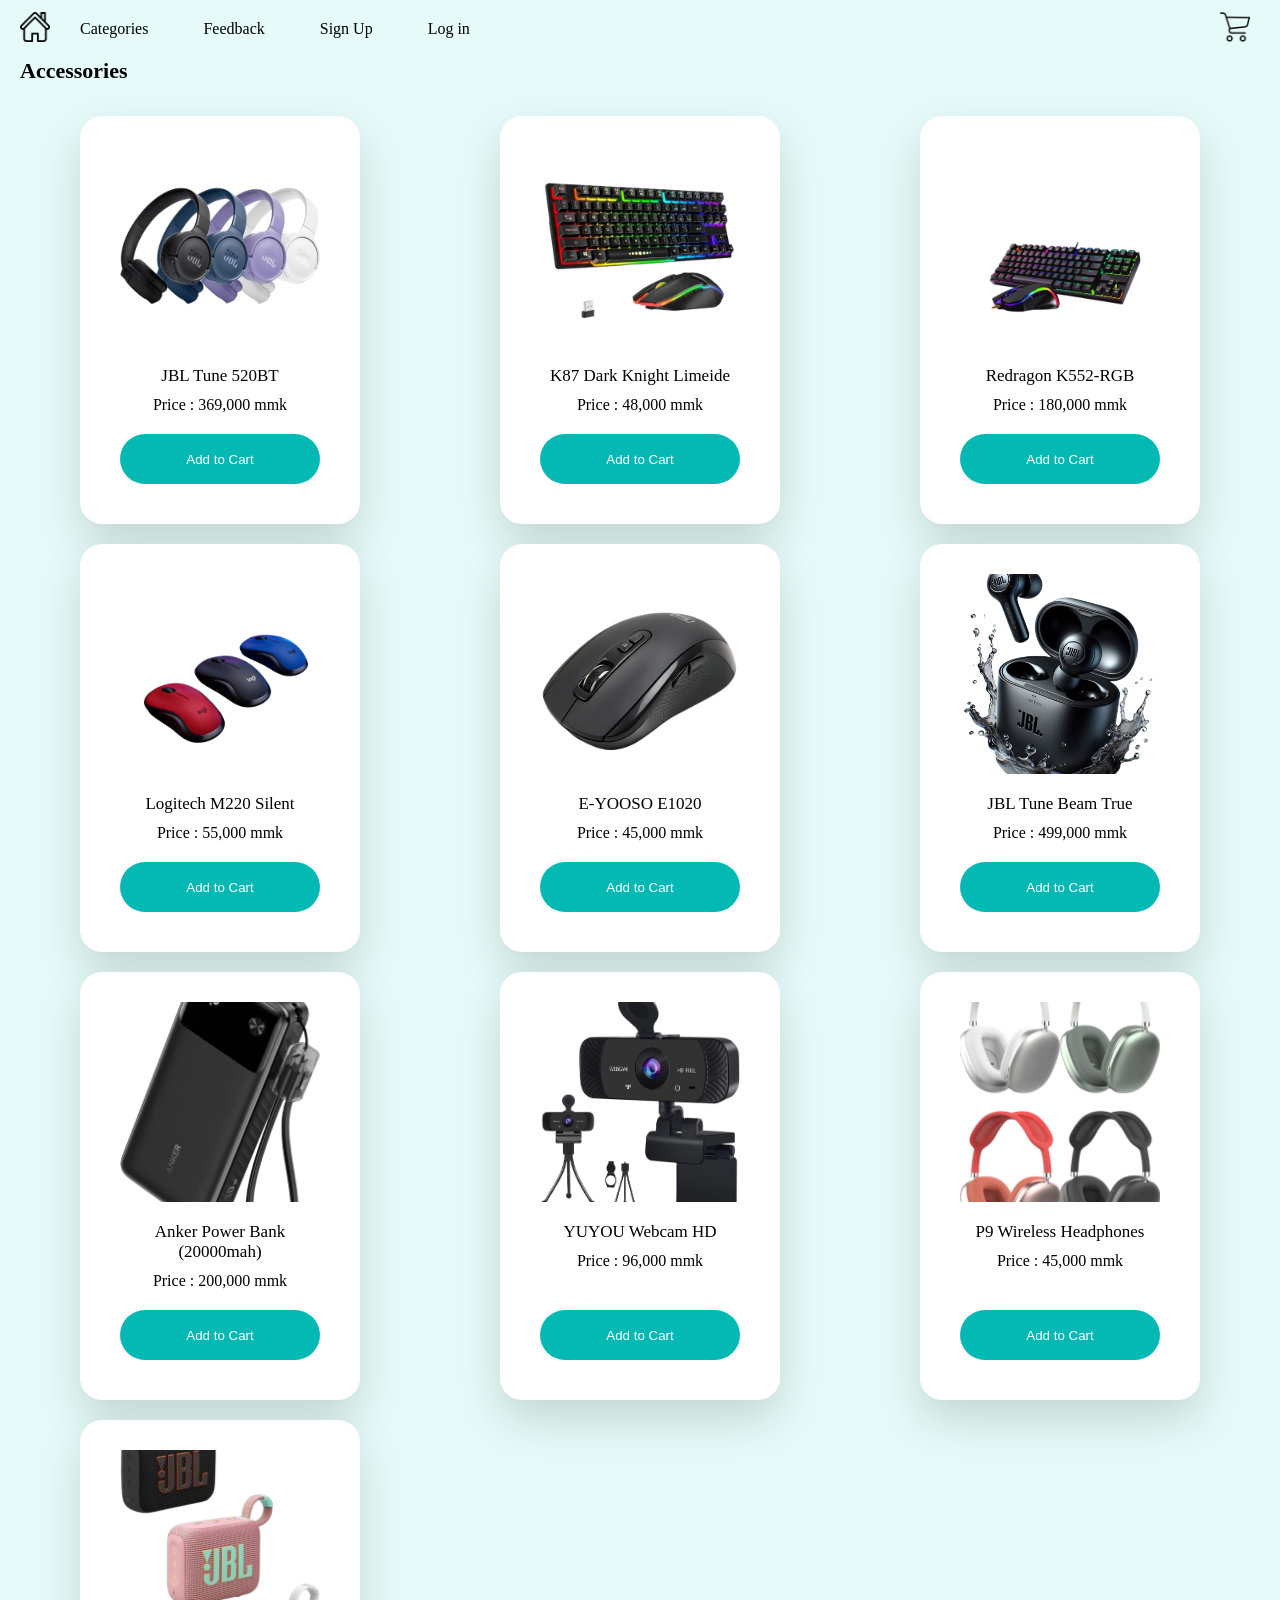
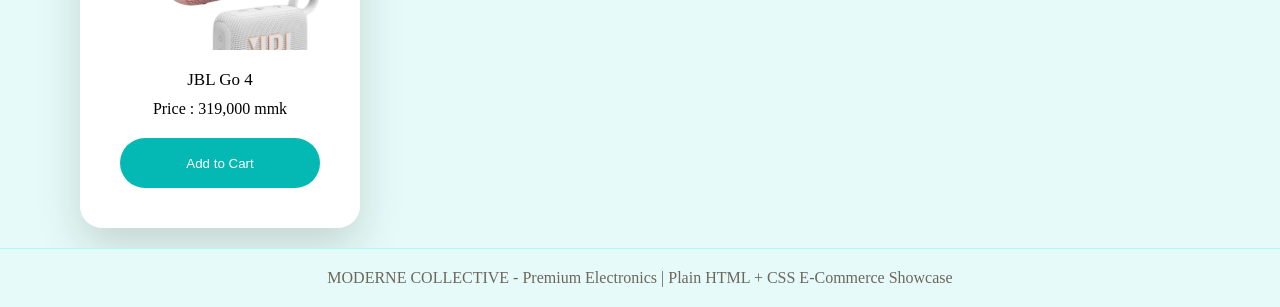
<file: acc_details.html>
<html lang="en">

<head>
    <meta charset="UTF-8">
    <meta name="viewport" content="width=device-width, initial-scale=1.0">
    <title>mini online shop</title>
    <link rel="stylesheet" href="style.css">
</head>

<body>
    <!--Navigation Bar-->
    <ul class="navigation_container">
        <li><a class="icon" href="index.html"><img src="image/home.png" alt="Home" height="30" width="30"
                    style="margin-right: 10px;"></a></li>
        <div class="dropdown">
            <li>
                <a class="navigation" id="dropdown-btn" href="#categories">Categories</a>
                <div class="dropdown-content">
                    <a href="phone_details.html">Phone</a>
                    <a href="laptop_details.html">Laptop</a>
                    <a href="tablet_details.html">Tablet</a>
                    <a href="acc_details.html">Accessories</a>
                    <a href="printer_details.html">Printer</a>
                    <a href="projector_details.html">Projector</a>
                </div>
            </li>
        </div>
        <li><a class="navigation" href="cusfeedback.html">Feedback</a></li>
        <li><a class="navigation" href="Signup.html">Sign Up</a></li>
        <li><a class="navigation" href="Login.html">Log in</a></li>
        <li><a class="icon" href="cart.html"><img src="image/cart.png" alt="Shopping Cart" height="30" width="30"
                    style="margin-right: 10px;"></a></li>
    </ul>

    <main>
        <div id="accessories">
            <h2 class="product_title">Accessories</h2>
            <div class="card_container">

                <div class="product_card">
                    <img class="product_img" src="image/headphones-removebg-preview.png">
                    <div class="product_caption">JBL Tune 520BT</div>
                    <div class="price">Price : 369,000 mmk</div>
                    <div class="cartbtn"><button type="button">Add to Cart</button></div>
                </div>

                <div class="product_card">
                    <img class="product_img" src="image/keyboar1-removebg-preview.png">
                    <div class="product_caption">K87 Dark Knight Limeide</div>
                    <div class="price">Price : 48,000 mmk</div>
                    <div class="cartbtn"><button type="button">Add to Cart</button></div>
                </div>

                <div class="product_card">
                    <img class="product_img" src="image/keyboard2-removebg-preview.png">
                    <div class="product_caption">Redragon K552-RGB</div>
                    <div class="price">Price : 180,000 mmk</div>
                    <div class="cartbtn"><button type="button">Add to Cart</button></div>
                </div>

                <div class="product_card">
                    <img class="product_img" src="image/mouse-removebg-preview.png">
                    <div class="product_caption">Logitech M220 Silent</div>
                    <div class="price">Price : 55,000 mmk</div>
                    <div class="cartbtn"><button type="button">Add to Cart</button></div>
                </div>

                <div class="product_card">
                    <img class="product_img" src="image/mouse2-removebg-preview.png">
                    <div class="product_caption">E-YOOSO E1020</div>
                    <div class="price">Price : 45,000 mmk</div>
                    <div class="cartbtn"><button type="button">Add to Cart</button></div>
                </div>

                <div class="product_card">
                    <img class="product_img" src="image/jbl-removebg-preview.png">
                    <div class="product_caption">JBL Tune Beam True</div>
                    <div class="price">Price : 499,000 mmk</div>
                    <div class="cartbtn"><button type="button">Add to Cart</button></div>
                </div>

                <div class="product_card">
                    <img class="product_img" src="image/power_bank-removebg-preview.png">
                    <div class="product_caption">Anker Power Bank (20000mah)</div>
                    <div class="price">Price : 200,000 mmk</div>
                    <div class="cartbtn"><button type="button">Add to Cart</button></div>
                </div>

                <div class="product_card">
                    <img class="product_img" src="image/webcam-removebg-preview.png">
                    <div class="product_caption">YUYOU Webcam HD</div>
                    <div class="price">Price : 96,000 mmk</div>
                    <div class="cartbtn"><button type="button">Add to Cart</button></div>
                </div>

                <div class="product_card">
                    <img class="product_img" src="image/headphones2-removebg-preview.png">
                    <div class="product_caption">P9 Wireless Headphones</div>
                    <div class="price">Price : 45,000 mmk</div>
                    <div class="cartbtn"><button type="button">Add to Cart</button></div>
                </div>

                <div class="product_card">
                    <img class="product_img" src="image/speakers-removebg-preview.png">
                    <div class="product_caption">JBL Go 4</div>
                    <div class="price">Price : 319,000 mmk</div>
                    <div class="cartbtn"><button type="button">Add to Cart</button></div>
                </div>

            </div>
        </div>
    </main>
    <footer class="footer">
        <p>MODERNE COLLECTIVE - Premium Electronics | Plain HTML + CSS E-Commerce Showcase</p>
    </footer>
</body>

</html>
</file>
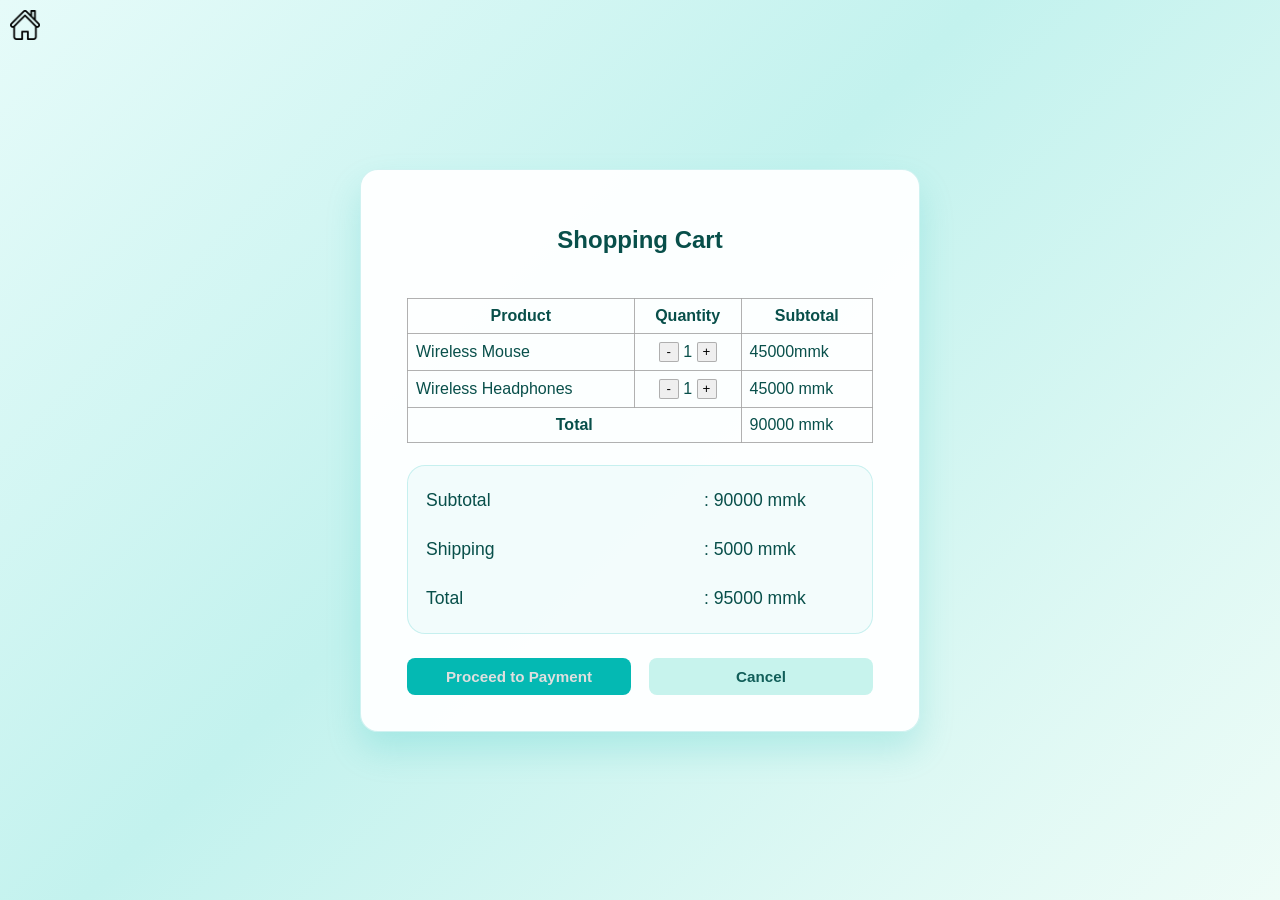
<file: cart.html>
<html lang="en">

<head>
    <meta charset="UTF-8">
    <meta name="viewport" content="width=device-width, initial-scale=1.0">
    <title>shopping cart</title>
    <link rel="stylesheet" href="style.css">
    <link rel="stylesheet" href="form.css">
</head>

<body>
    <div class="arrow_container">
        <a href="index.html" class="arrow"><img src="image/home.png" alt="Home">
        </a>
    </div>
    <div class="form_container">
    <div class="cart_page">
        <h2 style="text-align: center; padding: 20px;">Shopping Cart</h2>
        <table class="cart_table">
            <tr>
                <th>Product</th>
                <th>Quantity</th>
                <th>Subtotal</th>
            </tr>
            <tr>
                <td>Wireless Mouse</td>
                <td style="text-align: center;">
                    <button class="qtybtn">-</button>
                    1
                    <button class="qtybtn">+</button>
                </td>
                <td>45000mmk</td>
            </tr>
            <tr>
                <td>Wireless Headphones</td>
                <td style="text-align: center;">
                    <button class="qtybtn">-</button>
                    1
                    <button class="qtybtn">+</button>
                </td>
                <td>45000 mmk</td>
            </tr>
            <tr>
                <th colspan="2" style="text-align:center;">Total</th>
                <td>90000 mmk</td>
            </tr>
        </table>
        <div class="order_summary">
            <p><span class="order_label">Subtotal</span><span class="order_value">: 90000 mmk</span></p>
            <p><span class="order_label">Shipping</span><span class="order_value">: 5000 mmk</span></p>
            <p><span class="order_label">Total</span><span class="order_value">: 95000 mmk</span></p>
        </div>
        <div class="button_row payment">
            <button class="form_button" onclick="window.location.href='payment.html'">
                Proceed to Payment</button>

            <button class="form_button cancel" type="button"
                onclick="if (confirm('Are you sure you want to cancel?')) window.location.href='index.html';">Cancel</button>
        </div>
    </div>
    </div>
</body>

</html>
</file>
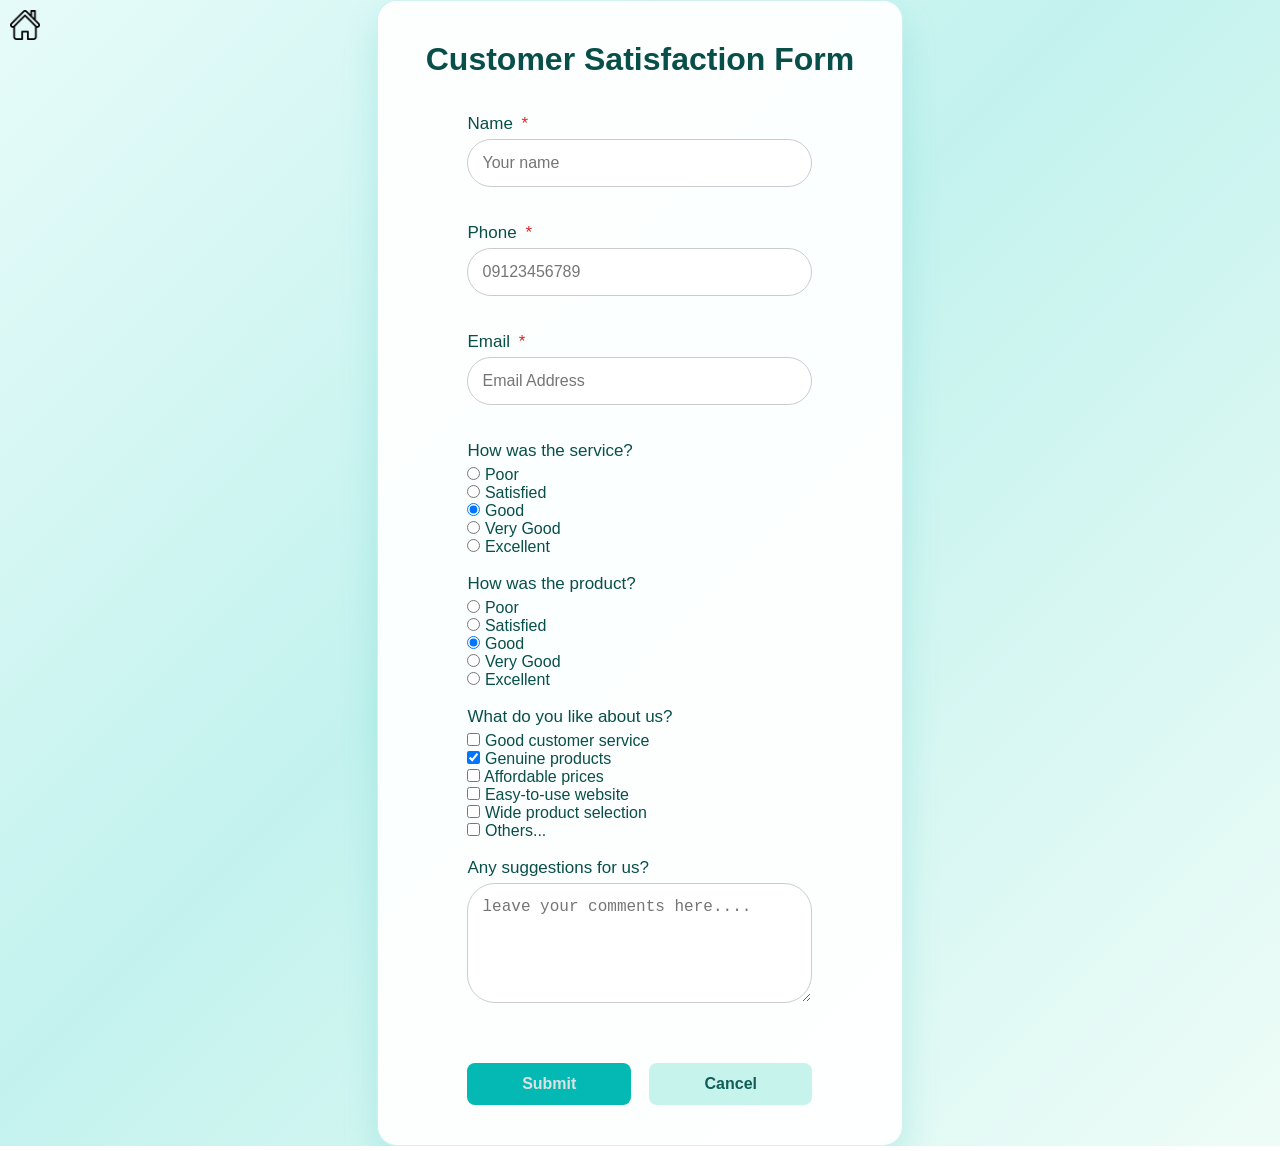
<file: cusfeedback.html>
<!DOCTYPE html>
<html lang="en">

<head>
    <meta charset="utf-8">
    <meta name="viewport" content="width=device-width, initial-scale=1.0">
    <title>Customer Feedback Form</title>
    <link rel="stylesheet" href="style.css">
    <link rel="stylesheet" href="form.css">
</head>

<body>
    <div class="arrow_container">
        <a href="index.html" class="arrow"><img src="image/home.png" alt="Home">
        </a>
    </div>
    <div class="form_container">
    <div class="feedback_page">
        <h1>Customer Satisfaction Form</h1><br><br>
        <form onsubmit="alert('Thank you for your feedback!❤️'); return false;">
            <label class="form_label" for="name">Name <span class="required-star">*</span></label>
            <input class="input_area" type="text" name="name" id="name" placeholder="Your name" required><br><br>
            <label class="form_label" for="phone">Phone <span class="required-star">*</span></label>
            <input class="input_area" type="tel" name="phone" pattern="[0-9]{9,11}" id="phone" placeholder="09123456789"
            title="Please enter a valid 10 or 11 digit phone number (numbers only)." required><br><br>
            <label class="form_label" for="email">Email <span class="required-star">*</span></label>
            <input class="input_area" type="email" name="email" id="email" placeholder="Email Address" required
                    pattern="^[^\s@]+@[^\s@]+\.[^\s@]+$" title="Please enter a valid email address."><br><br>

            <label class="form_label">How was the service?</label>
            <input class="radiobutton" type="radio" name="services" value="poor"> Poor<br>
            <input class="radiobutton" type="radio" name="services" value="satisfied"> Satisfied<br>
            <input class="radiobutton" type="radio" name="services" value="good" checked> Good<br>
            <input class="radiobutton" type="radio" name="services" value="very-good"> Very Good<br>
            <input class="radiobutton" type="radio" name="services" value="excellent"> Excellent<br><br>


            <label class="form_label">How was the product?</label>
            <input class="radiobutton" type="radio" name="products" value="poor"> Poor<br>
            <input class="radiobutton" type="radio" name="products" value="satisfied"> Satisfied<br>
            <input class="radiobutton" type="radio" name="products" value="good" checked> Good<br>
            <input class="radiobutton" type="radio" name="products" value="very-good"> Very Good<br>
            <input class="radiobutton" type="radio" name="products" value="excellent"> Excellent<br><br>

            <label class="form_label">What do you like about us?</label>
            <input class="checkbox" type="checkbox" id="service" name="satisfaction" value="good-customer-service">
            <label for="service">Good customer service</label><br>
            <input class="checkbox" type="checkbox" id="product" name="satisfaction" value="genuine-products" checked>
            <label for="product">Genuine products</label><br>
            <input class="checkbox" type="checkbox" id="price" name="satisfaction" value="affordable-price">
            <label for="price">Affordable prices</label><br>
            <input class="checkbox" type="checkbox" id="website" name="satisfaction" value="easy-to-use-website">
            <label for="website">Easy-to-use website</label><br>
            <input class="checkbox" type="checkbox" id="wide-product" name="satisfaction"
                value="wide-product-selection">
            <label for="wide-product">Wide product selection </label><br>
            <input class="checkbox" type="checkbox" id="others" name="satisfaction" value="others">
            <label for="others">Others...</label><br><br>

            <label class="form_label">Any suggestions for us?</label>
            <textarea class="form_textarea" name="suggestions" id="suggestions" rows="5" cols="30"
                placeholder="leave your comments here...."></textarea><br><br>

            <div class="button_row">
                <button class="form_button" type="submit">
                    Submit</button>

                <button class="form_button cancel" type="button"
                onclick="if (confirm('Are you sure you want to cancel?')) window.location.href='index.html';">Cancel</button>
            </div>
        </form>
    </div>
</body>

</html>
</file>
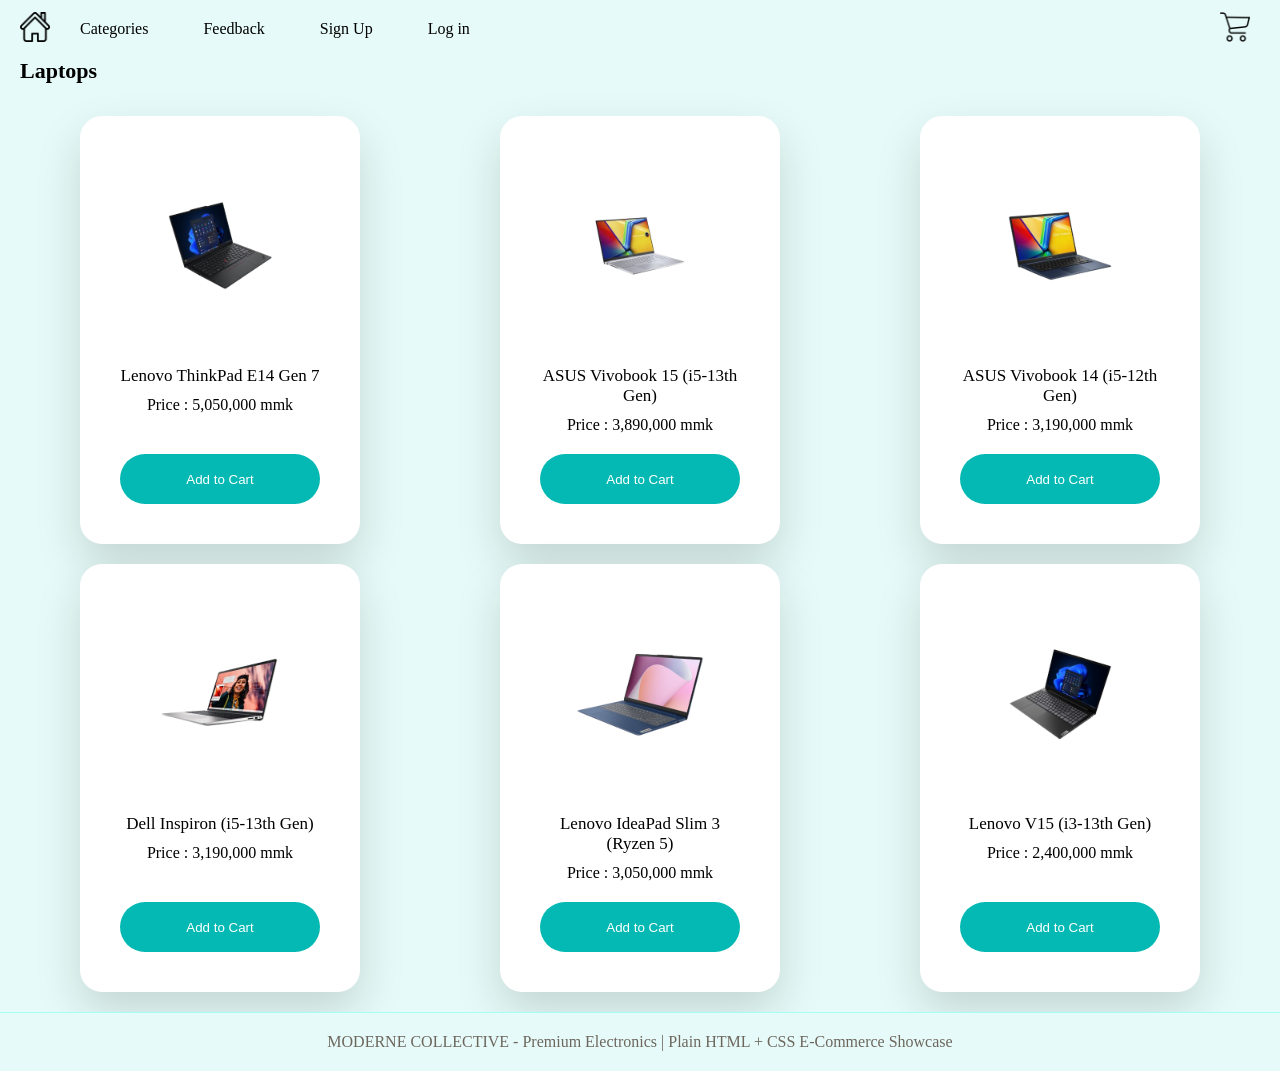
<file: laptop_details.html>
<html lang="en">

<head>
    <meta charset="UTF-8">
    <meta name="viewport" content="width=device-width, initial-scale=1.0">
    <title>mini online shop</title>
    <link rel="stylesheet" href="style.css">
</head>

<body>
    <!--Navigation Bar-->
    <ul class="navigation_container">
        <li><a class="icon" href="index.html"><img src="image/home.png" alt="Home" height="30" width="30"
                    style="margin-right: 10px;"></a></li>
        <div class="dropdown">
            <li>
                <a class="navigation" id="dropdown-btn" href="#categories">Categories</a>
                <div class="dropdown-content">
                    <a href="phone_details.html">Phone</a>
                    <a href="laptop_details.html">Laptop</a>
                    <a href="tablet_details.html">Tablet</a>
                    <a href="acc_details.html">Accessories</a>
                    <a href="printer_details.html">Printer</a>
                    <a href="projector_details.html">Projector</a>
                </div>
            </li>
        </div>
        <li><a class="navigation" href="cusfeedback.html">Feedback</a></li>
        <li><a class="navigation" href="Signup.html">Sign Up</a></li>
        <li><a class="navigation" href="Login.html">Log in</a></li>
        <li><a class="icon" href="cart.html"><img src="image/cart.png" alt="Shopping Cart" height="30" width="30"
                    style="margin-right: 10px;"></a></li>
    </ul>

    <main>
        <!--Laptop-->
        <div id="laptop">
            <h2 class="product_title">Laptops</h2>
            <div class="card_container">

                <div class="product_card">
                    <img class="product_img" src="image/ThinkPad-E14-Gen-7-Ultra-5-c-removebg-preview.png">
                    <div class="product_caption">Lenovo ThinkPad E14 Gen 7</div>
                    <div class="price">Price : 5,050,000 mmk</div>
                    <div class="cartbtn"><button type="button">Add to Cart</button></div>
                </div>

                <div class="product_card">
                    <img class="product_img"
                        src="image/Vivobook-15-OLED-X1505VA-L1795W-i5-13th-Gen-d-removebg-preview.png">
                    <div class="product_caption">ASUS Vivobook 15 (i5-13th Gen)</div>
                    <div class="price">Price : 3,890,000 mmk</div>
                    <div class="cartbtn"><button type="button">Add to Cart</button></div>
                </div>

                <div class="product_card">
                    <img class="product_img" src="image/Vivobook-14-X1404VA-EB288W-i5-12th-Gen-c-removebg-preview.png">
                    <div class="product_caption">ASUS Vivobook 14 (i5-12th Gen)</div>
                    <div class="price">Price : 3,190,000 mmk</div>
                    <div class="cartbtn"><button type="button">Add to Cart</button></div>
                </div>

                <div class="product_card">
                    <img class="product_img" src="image/Inspiron-3530-i5-13th-Gen-c-removebg-preview.png">
                    <div class="product_caption">Dell Inspiron (i5-13th Gen)</div>
                    <div class="price">Price : 3,190,000 mmk</div>
                    <div class="cartbtn"><button type="button">Add to Cart</button></div>
                </div>

                <div class="product_card">
                    <img class="product_img" src="image/LENOVO-IDEAPAD-SLIM-3-15AMN8-e-removebg-preview.png">
                    <div class="product_caption">Lenovo IdeaPad Slim 3 (Ryzen 5)</div>
                    <div class="price">Price : 3,050,000 mmk</div>
                    <div class="cartbtn"><button type="button">Add to Cart</button></div>
                </div>

                <div class="product_card">
                    <img class="product_img" src="image/Lenovo-V15-G4-IRU-i3-13th-Gen-c-removebg-preview.png">
                    <div class="product_caption">Lenovo V15 (i3-13th Gen)</div>
                    <div class="price">Price : 2,400,000 mmk</div>
                    <div class="cartbtn"><button type="button">Add to Cart</button></div>
                </div>

            </div>
        </div>
    </main>
    <footer class="footer">
        <p>MODERNE COLLECTIVE - Premium Electronics | Plain HTML + CSS E-Commerce Showcase</p>
    </footer>
</body>

</html>
</file>
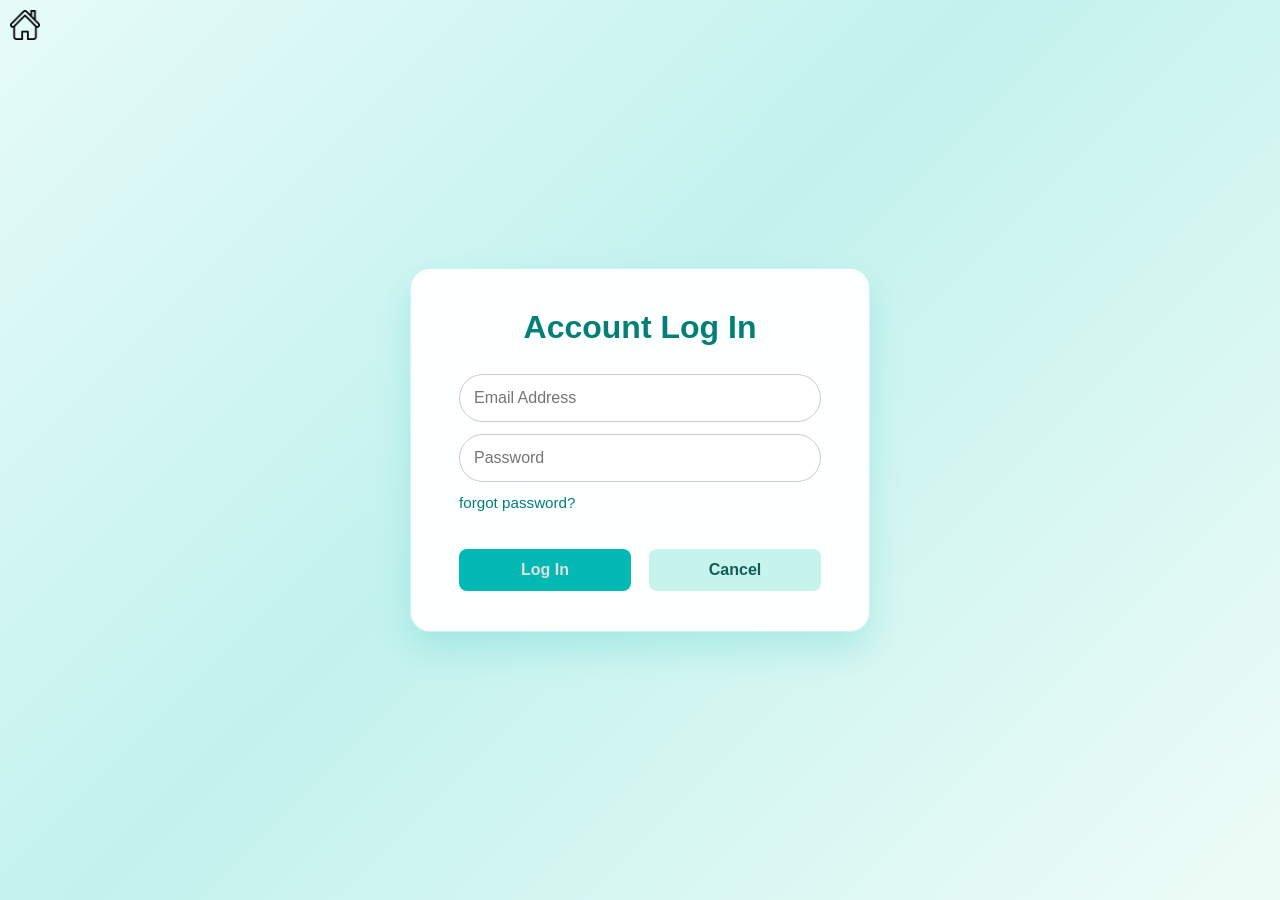
<file: Login.html>
<!DOCTYPE html>
<html>

<head>
    <meta charset="utf-8">
    <meta name="viewport" content="width=device-width, initial-scale=1.0">
    <title>Log-in Page</title>
    <link rel="stylesheet" href="form.css">
    <link rel="stylesheet" href="style.css">
</head>

<body>
    <div class="arrow_container">
        <a href="index.html" class="arrow"><img src="image/home.png" alt="Home">
        </a>
    </div>
    <div class="form_container">
        <div class="login_page">
            <h3><b>Account Log In</b></h3>
            <form onsubmit="alert('Successfully logged in!'); return false;">
                <input class="input_area" type="email" name="email" id="email" placeholder="Email Address" required
                    pattern="^[^\s@]+@[^\s@]+\.[^\s@]+$" title="Please enter a valid email address.">
                <input class="input_area" type="password" name="password" id="password" placeholder="Password"
                    pattern="(?=.*\d)(?=.*[a-z])(?=.*[A-Z])(?=.*[\W_]).{8,}"
                    title="Password must be at least 8 characters long including [A-z  numbers and special characters(e.g.,!,@,#,$,%).]"
                    required>
                <div class="form_actions">
                    <a href="" class="link">forgot password?</a>
                    <div class="button_row">
                        <button class="form_button" type="submit">Log In</button>
                        <button class="form_button cancel" type="button"
                            onclick="if (confirm('Are you sure you want to cancel?')) window.location.href='index.html';">Cancel</button>
                    </div>
                </div>
            </form>
        </div>
    </div>
</body>

</html>
</file>
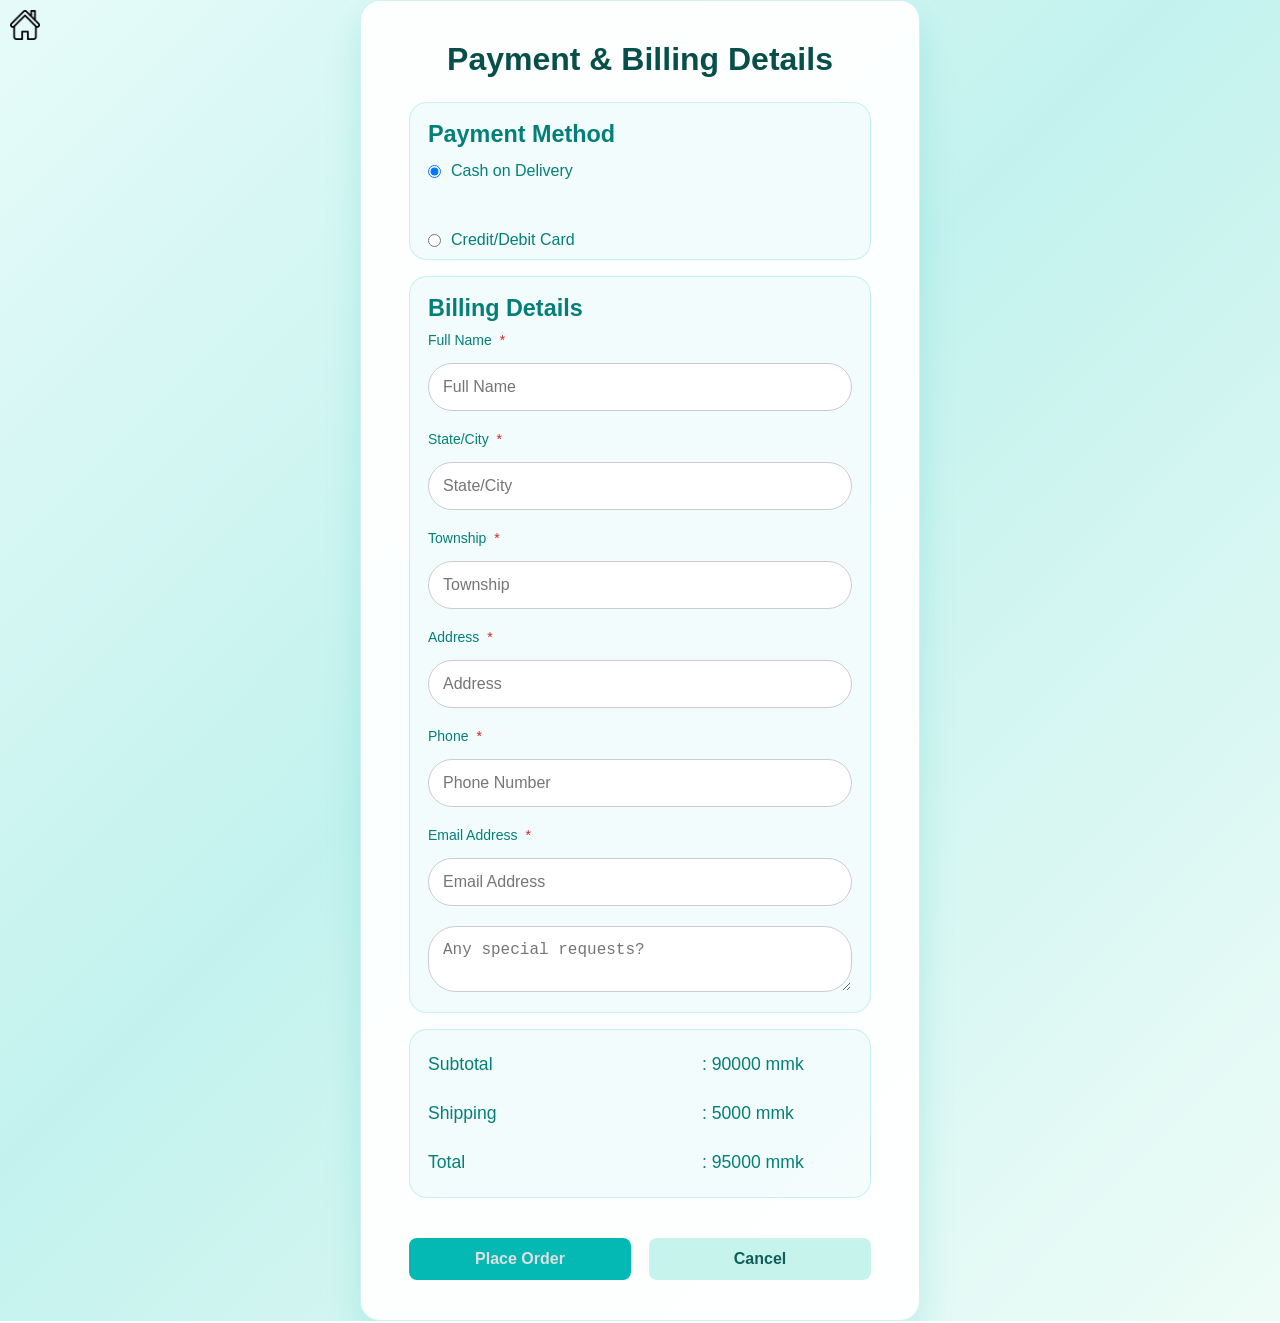
<file: payment.html>
<!DOCTYPE html>
<html lang="en">

<head>
    <meta charset="UTF-8">
    <meta name="viewport" content="width=device-width, initial-scale=1.0">
    <title>Payment - MODERNE COLLECTIVE</title>
    <link rel="stylesheet" href="style.css">
    <link rel="stylesheet" href="form.css">
</head>

<body>
    <div class="arrow_container">
        <a href="cart.html" class="arrow"><img src="image/home.png" alt="Home">
        </a>
    </div>
    <div class="form_container">
        <div class="payment_page">
            <h2>Payment & Billing Details</h2>
            <form class="payment_form" onsubmit="alert('Order has been placed successfully! Thank you for shopping with MODERNE COLLECTIVE!❤️'); return false;">
                <div class="payment_method">
                    <h3>Payment Method</h3>
                    <label><input class="radiobutton" type="radio" name="payment" value="cod" checked> Cash on
                        Delivery</label><br>
                    <label><input class="radiobutton" type="radio" name="payment" value="card"> Credit/Debit
                        Card</label>
                </div>

                <div class="billing_details">
                    <h3>Billing Details</h3>
                    <label class="form_label" for="billing_name">Full Name <span class="required-star">*</span></label>
                    <input class="input_area" type="text" name="name" id="billing_name" placeholder="Full Name" required>
                    <!-- <label class="form_label" for="billing_country">Country/Region <span class="required-star">*</span></label>
                    <input class="input_area" type="text" name="country" id="billing_country" placeholder="Country/Region" required> -->
                    <label class="form_label" for="billing_state">State/City <span class="required-star">*</span></label>
                    <input class="input_area" type="text" name="state" id="billing_state" placeholder="State/City" required>
                    <label class="form_label" for="billing_township">Township <span class="required-star">*</span></label>
                    <input class="input_area" type="text" name="township" id="billing_township" placeholder="Township" required>
                    <label class="form_label" for="billing_address">Address <span class="required-star">*</span></label>
                    <input class="input_area" type="text" name="address" id="billing_address" placeholder="Address" required>
                    <label class="form_label" for="billing_phone">Phone <span class="required-star">*</span></label>
                    <input class="input_area" type="tel" name="phone" pattern="[0-9]{9,11}" id="phone" placeholder="Phone Number"
            title="Please enter a valid 10 or 11 digit phone number (numbers only)." required>
                    <label class="form_label" for="billing_email">Email Address <span class="required-star">*</span></label>
                    <input class="input_area" type="email" name="email" id="billing_email" placeholder="Email Address" required
                    pattern="^[^\s@]+@[^\s@]+\.[^\s@]+$" title="Please enter a valid email address.">
                    <textarea class="textarea" name="request" placeholder="Any special requests?"></textarea>
                </div>

                <div class="card_details" id="card_details" style="display: none;">
                    <h3>Card Details</h3>
                    <input class="input_area" type="text" name="card_number" placeholder="Card Number" maxlength="16"
                        inputmode="numeric">
                    <input class="input_area" type="text" name="expiry" placeholder="MM/YY" maxlength="5">
                    <input class="input_area" type="text" name="cvv" placeholder="CVV" maxlength="3"
                        inputmode="numeric">
                </div>

                <div class="order_summary">
                    <p><span class="order_label">Subtotal</span><span class="order_value">: 90000 mmk</span></p>
                    <p><span class="order_label">Shipping</span><span class="order_value">: 5000 mmk</span></p>
                    <p><span class="order_label">Total</span><span class="order_value">: 95000 mmk</span></p>
                </div>

                <div class="button_row">
                    <button class="form_button" type="submit"
                    >Place Order</button>

                    <button class="form_button cancel" type="button"
                        onclick="if (confirm('Are you sure you want to cancel?')) window.location.href='cart.html';">Cancel</button>
                </div>
            </form>
        </div>
    </div>
    <!-- <script>
        const paymentRadios = document.querySelectorAll('input[name="payment"]');
        const cardDetails = document.getElementById('card_details');
        const cardInputs = cardDetails.querySelectorAll('input');

        function updateCardSection() {
            const selected = document.querySelector('input[name="payment"]:checked').value;
            const showCard = selected === 'card';
            cardDetails.style.display = showCard ? 'block' : 'none';
            cardInputs.forEach(input => {
                input.required = showCard;
            });
        }

        paymentRadios.forEach(radio => {
            radio.addEventListener('change', updateCardSection);
        });

        updateCardSection();
    </script> -->
</body>

</html>
</file>
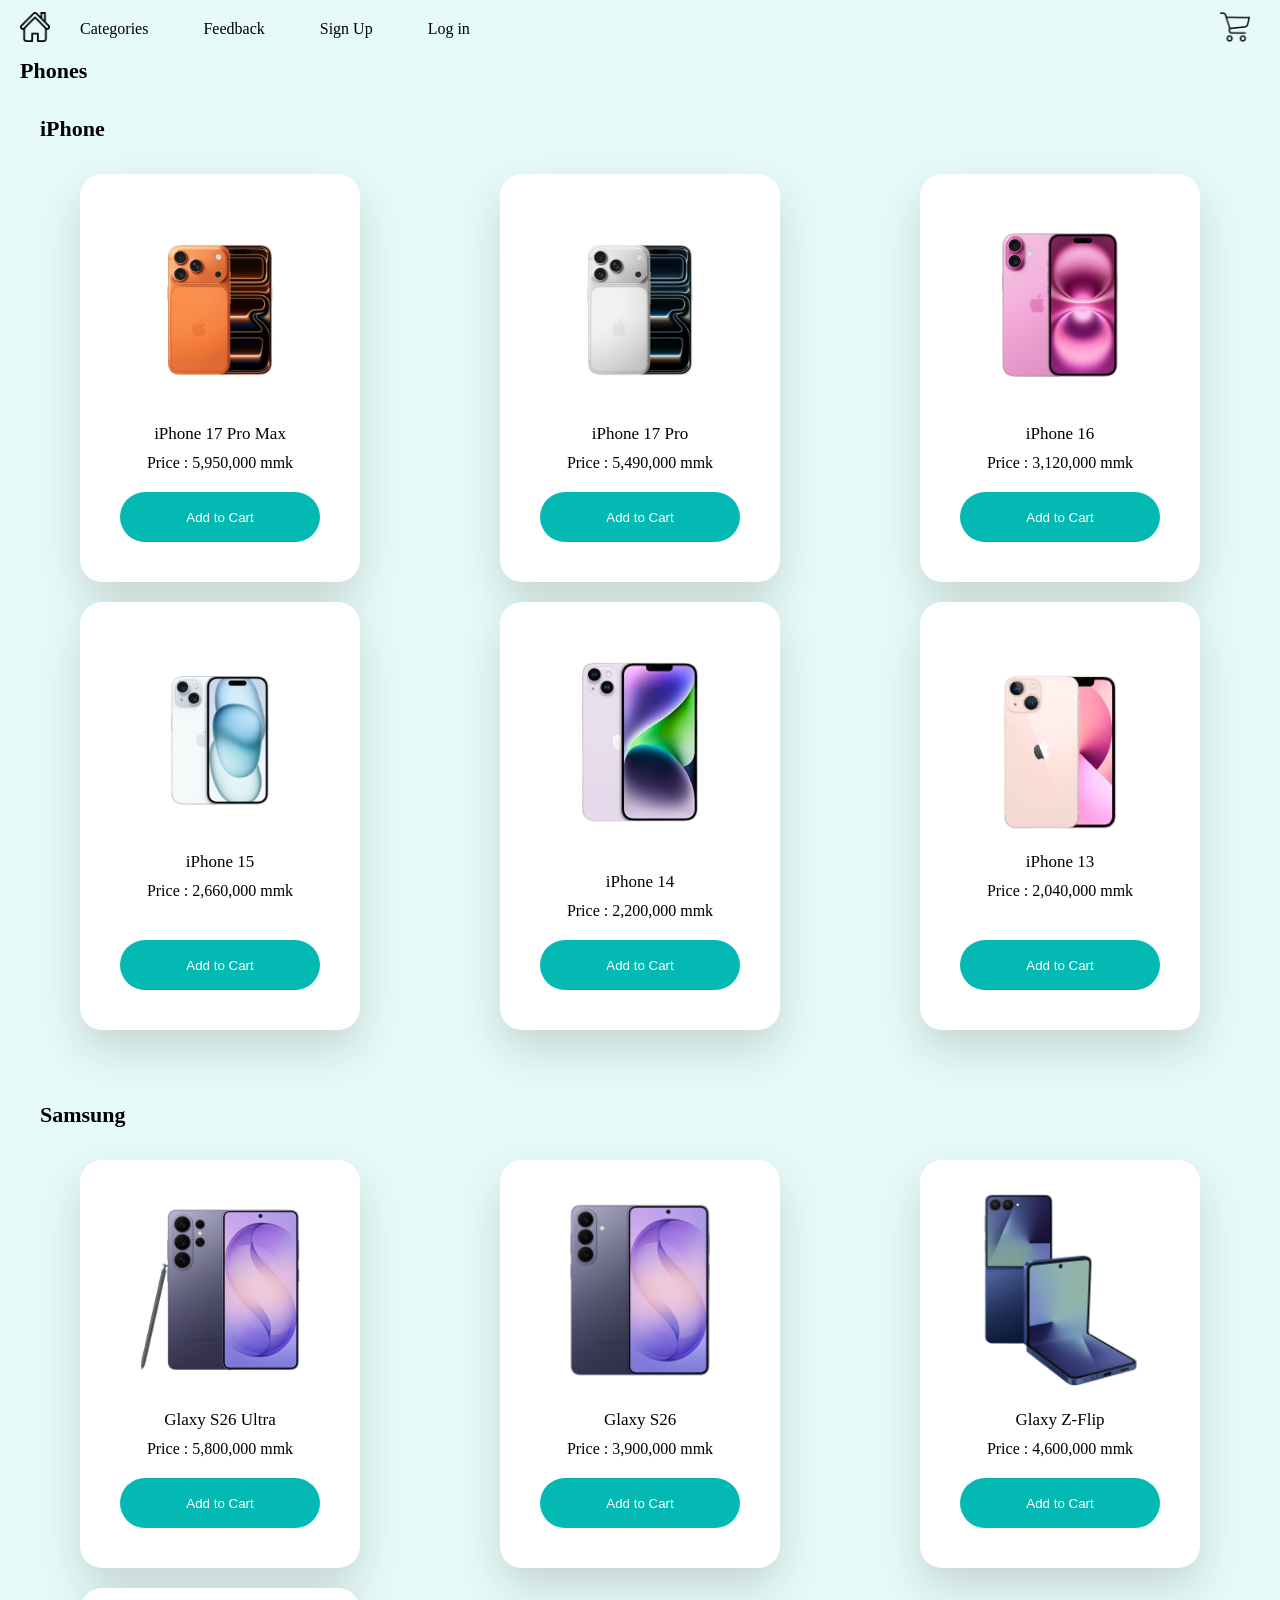
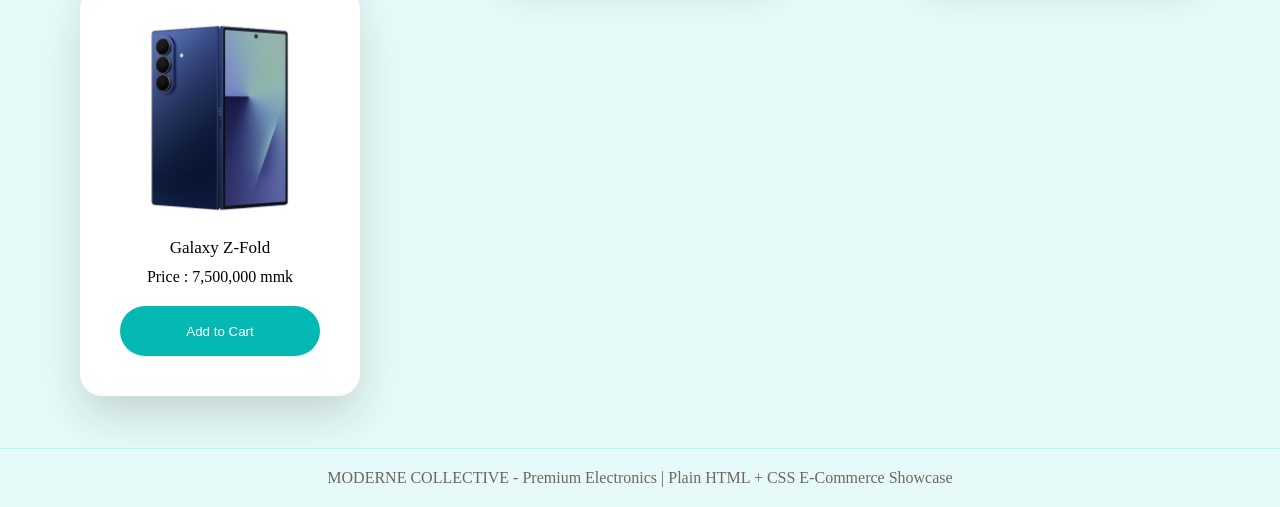
<file: phone_details.html>
<html lang="en">

<head>
    <meta charset="UTF-8">
    <meta name="viewport" content="width=device-width, initial-scale=1.0">
    <title>mini online shop</title>
    <link rel="stylesheet" href="style.css">
</head>

<body>
    <!--Navigation Bar-->
    <ul class="navigation_container">
        <li><a class="icon" href="index.html"><img src="image/home.png" alt="Home" height="30" width="30"
                    style="margin-right: 10px;"></a></li>
        <div class="dropdown">
            <li>
                <a class="navigation" id="dropdown-btn" href="#categories">Categories</a>
                <div class="dropdown-content">
                    <a href="phone_details.html">Phone</a>
                    <a href="laptop_details.html">Laptop</a>
                    <a href="tablet_details.html">Tablet</a>
                    <a href="acc_details.html">Accessories</a>
                    <a href="printer_details.html">Printer</a>
                    <a href="projector_details.html">Projector</a>
                </div>
            </li>
        </div>
        <li><a class="navigation" href="cusfeedback.html">Feedback</a></li>
        <li><a class="navigation" href="Signup.html">Sign Up</a></li>
        <li><a class="navigation" href="Login.html">Log in</a></li>
        <li><a class="icon" href="cart.html"><img src="image/cart.png" alt="Shopping Cart" height="30" width="30"
                    style="margin-right: 10px;"></a></li>
    </ul>

    <main>
        <!--Phone Section-->
        <div id="phone">
            <h2 class="product_title">Phones</h2>

            <ul>
                <div class="phone_container">
                    <li>
                        <div class="card_container">
                            <h3 class="product_tag">iPhone</h3>
                            <div class="product_card">
                                <img class="product_img" src="image/iphone17ProMax-removebg-preview.png">
                                <div class="product_caption">iPhone 17 Pro Max</div>
                                <div class="price">Price : 5,950,000 mmk</div>
                                <div class="cartbtn"><button type="button">Add to Cart</button></div>
                            </div>

                            <div class="product_card">
                                <img class="product_img" src="image/iphone17Pro-removebg-preview.png">
                                <div class="product_caption">iPhone 17 Pro</div>
                                <div class="price">Price : 5,490,000 mmk</div>
                                <div class="cartbtn"><button type="button">Add to Cart</button></div>
                            </div>

                            <div class="product_card">
                                <img class="product_img" src="image/iphone16-removebg-preview.png">
                                <div class="product_caption">iPhone 16</div>
                                <div class="price">Price : 3,120,000 mmk</div>
                                <div class="cartbtn"><button type="button">Add to Cart</button></div>
                            </div>

                            <div class="product_card">
                                <img class="product_img" src="image/iphone15-removebg-preview.png">
                                <div class="product_caption">iPhone 15</div>
                                <div class="price">Price : 2,660,000 mmk</div>
                                <div class="cartbtn"><button type="button">Add to Cart</button></div>
                            </div>

                            <div class="product_card">
                                <img class="product_img iphone14" src="image/iphone14-removebg-preview.png">
                                <div class="product_caption">iPhone 14</div>
                                <div class="price">Price : 2,200,000 mmk</div>
                                <div class="cartbtn"><button type="button">Add to Cart</button></div>
                            </div>

                            <div class="product_card">
                                <img class="product_img" src="image/iphone13-removebg-preview.png">
                                <div class="product_caption">iPhone 13</div>
                                <div class="price">Price : 2,040,000 mmk</div>
                                <div class="cartbtn"><button type="button">Add to Cart</button></div>
                            </div>
                        </div>
                    </li>
                </div>

                <div class="phone_container">
                    <li>
                        <div class="card_container">
                            <h3 class="product_tag">Samsung</h3>
                            <div class="product_card">
                                <img class="product_img" src="image/s26ultra-removebg-preview.png" width="150">
                                <div class="product_caption">Glaxy S26 Ultra</div>
                                <div class="price">Price : 5,800,000 mmk</div>
                                <div class="cartbtn"><button type="button">Add to Cart</button></div>
                            </div>
                            <div class="product_card">
                                <img class="product_img" src="image/s26-removebg-preview.png" width="200">
                                <div class="product_caption">Glaxy S26</div>
                                <div class="price">Price : 3,900,000 mmk</div>
                                <div class="cartbtn"><button type="button">Add to Cart</button></div>
                            </div>
                            <div class="product_card">
                                <img class="product_img" src="image/zflip-removebg-preview.png" width="200">
                                <div class="product_caption">Glaxy Z-Flip</div>
                                <div class="price">Price : 4,600,000 mmk</div>
                                <div class="cartbtn"><button type="button">Add to Cart</button></div>
                            </div>
                            <div class="product_card">
                                <img class="product_img" src="image/galazy_zfold-removebg-preview.png" width="200">
                                <div class="product_caption">Galaxy Z-Fold</div>
                                <div class="price">Price : 7,500,000 mmk</div>
                                <div class="cartbtn"><button type="button">Add to Cart</button></div>
                            </div>
                        </div>
                </div>
                </li>
            </ul>
        </div>
    </main>
    <footer class="footer">
        <p>MODERNE COLLECTIVE - Premium Electronics | Plain HTML + CSS E-Commerce Showcase</p>
    </footer>
</body>

</html>
</file>
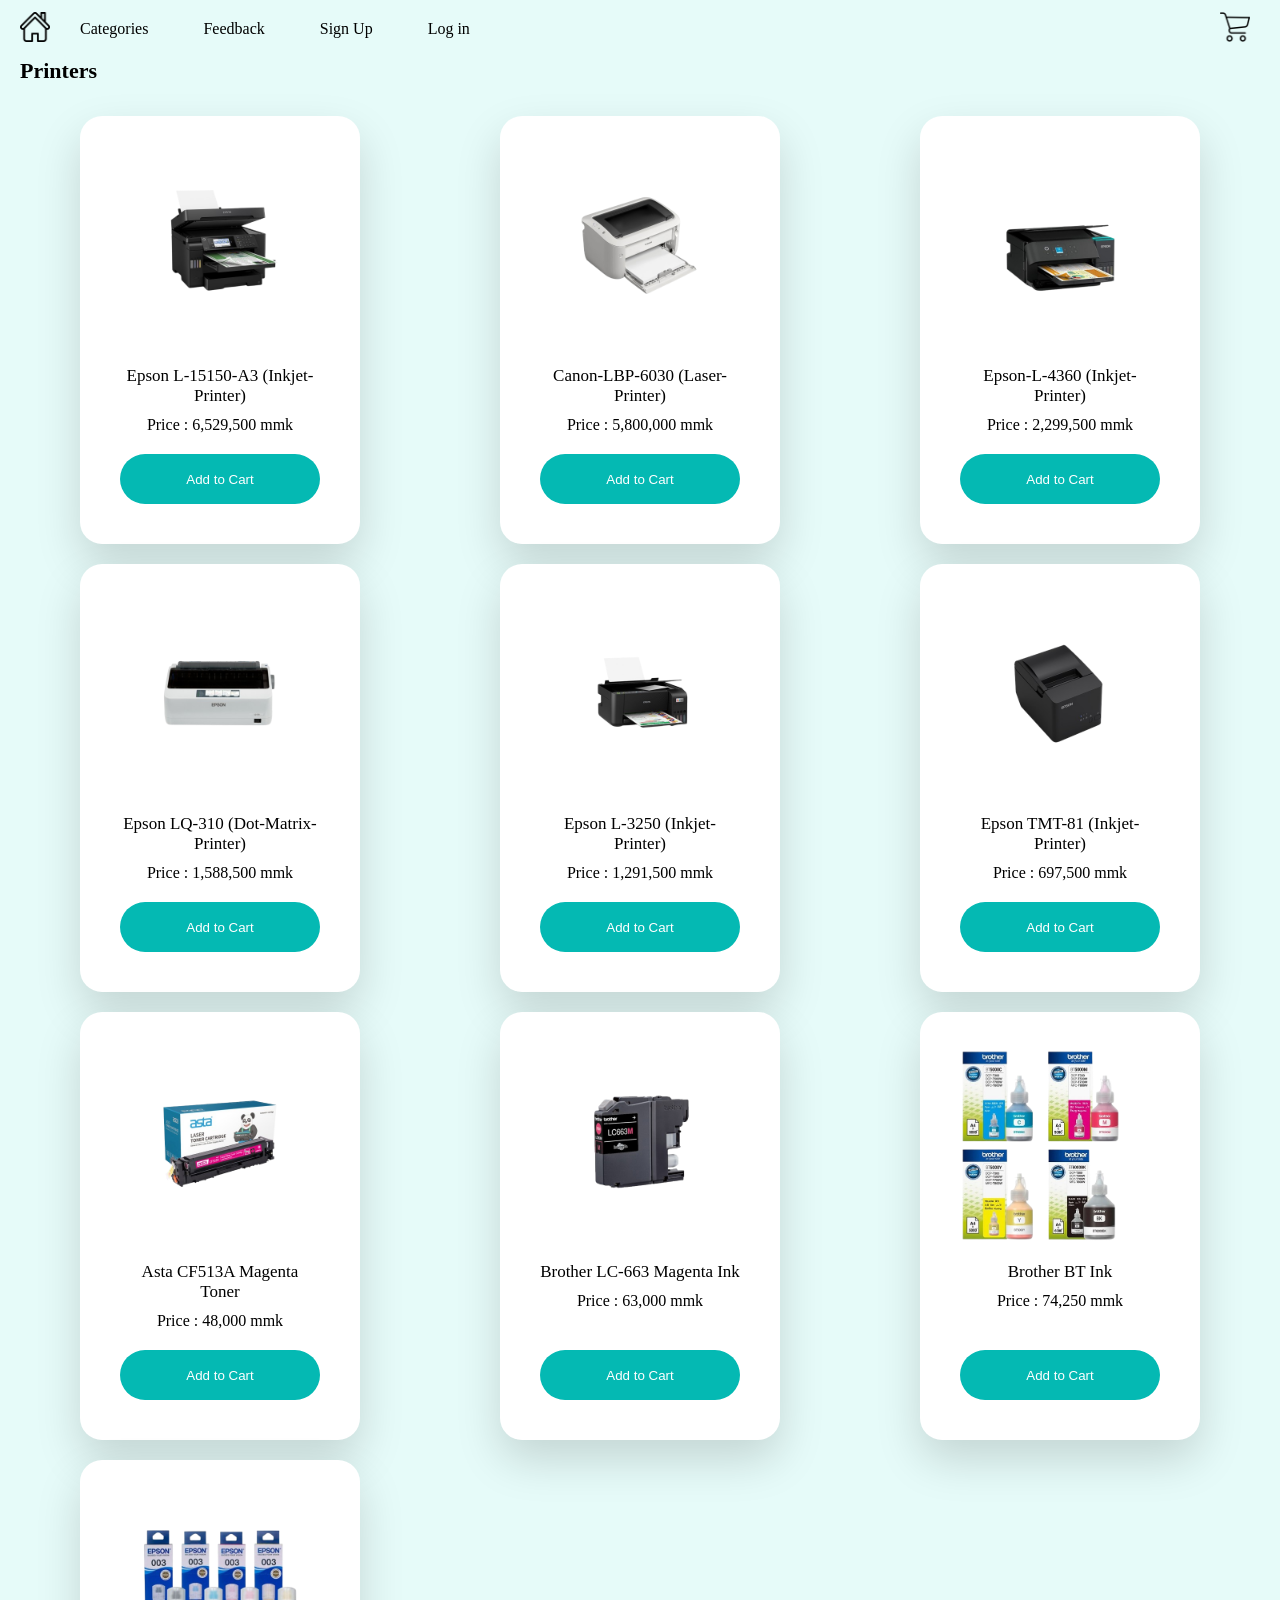
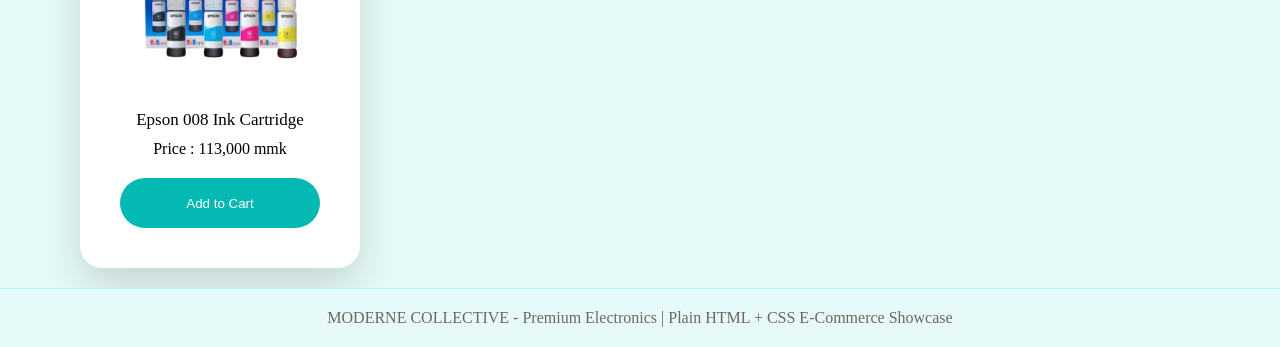
<file: printer_details.html>
<html lang="en">

<head>
    <meta charset="UTF-8">
    <meta name="viewport" content="width=device-width, initial-scale=1.0">
    <title>mini online shop</title>
    <link rel="stylesheet" href="style.css">
</head>

<body>
    <!--Navigation Bar-->
    <ul class="navigation_container">
        <li><a class="icon" href="index.html"><img src="image/home.png" alt="Home" height="30" width="30"
                    style="margin-right: 10px;"></a></li>
        <div class="dropdown">
            <li>
                <a class="navigation" id="dropdown-btn" href="#categories">Categories</a>
                <div class="dropdown-content">
                    <a href="phone_details.html">Phone</a>
                    <a href="laptop_details.html">Laptop</a>
                    <a href="tablet_details.html">Tablet</a>
                    <a href="acc_details.html">Accessories</a>
                    <a href="printer_details.html">Printer</a>
                    <a href="projector_details.html">Projector</a>
                </div>
            </li>
        </div>
        <li><a class="navigation" href="cusfeedback.html">Feedback</a></li>
        <li><a class="navigation" href="Signup.html">Sign Up</a></li>
        <li><a class="navigation" href="Login.html">Log in</a></li>
        <li><a class="icon" href="cart.html"><img src="image/cart.png" alt="Shopping Cart" height="30" width="30"
                    style="margin-right: 10px;"></a></li>
    </ul>

    <main>
        <!--Printer Section-->
        <div id="printer">
            <h2 class="product_title">Printers</h2>
            <div class="card_container">

                <div class="product_card">
                    <img class="product_img"
                        src="image/L-15150-A3-All-In-One-Inkjet-Printer-Jpeg3-removebg-preview.png">
                    <div class="product_caption">Epson L-15150-A3 (Inkjet-Printer)</div>
                    <div class="price">Price : 6,529,500 mmk</div>
                    <div class="cartbtn"><button type="button">Add to Cart</button></div>
                </div>

                <div class="product_card">
                    <img class="product_img" src="image/Canon-LBP-6030-Laser-Printer-removebg-preview.png">
                    <div class="product_caption">Canon-LBP-6030 (Laser-Printer)</div>
                    <div class="price">Price : 5,800,000 mmk</div>
                    <div class="cartbtn"><button type="button">Add to Cart</button></div>
                </div>

                <div class="product_card">
                    <img class="product_img"
                        src="image/Epson-L-4360-Inkjet-Printer-PrintCopyScanDuplex-removebg-preview.png">
                    <div class="product_caption">Epson-L-4360 (Inkjet-Printer)</div>
                    <div class="price">Price : 2,299,500 mmk</div>
                    <div class="cartbtn"><button type="button">Add to Cart</button></div>
                </div>

                <div class="product_card">
                    <img class="product_img" src="image/Epson-LQ-310-Dot-Matrix-Printer-a-removebg-preview.png">
                    <div class="product_caption">Epson LQ-310 (Dot-Matrix-Printer)</div>
                    <div class="price">Price : 1,588,500 mmk</div>
                    <div class="cartbtn"><button type="button">Add to Cart</button></div>
                </div>

                <div class="product_card">
                    <img class="product_img" src="image/L-3250-Inkjet-Printer-3-In-1-Wifi-Jpeg2-removebg-preview.png">
                    <div class="product_caption">Epson L-3250 (Inkjet-Printer)</div>
                    <div class="price">Price : 1,291,500 mmk</div>
                    <div class="cartbtn"><button type="button">Add to Cart</button></div>
                </div>

                <div class="product_card">
                    <img class="product_img" src="image/Epson-TMT-81-III-N-Thermal-Slip-Printer-2-removebg-preview.png">
                    <div class="product_caption">Epson TMT-81 (Inkjet-Printer)</div>
                    <div class="price">Price : 697,500 mmk</div>
                    <div class="cartbtn"><button type="button">Add to Cart</button></div>
                </div>

                <div class="product_card">
                    <img class="product_img" src="image/Asta-CF-513A-Magenta-Toner-Jpeg-removebg-preview.png">
                    <div class="product_caption">Asta CF513A Magenta Toner</div>
                    <div class="price">Price : 48,000 mmk</div>
                    <div class="cartbtn"><button type="button">Add to Cart</button></div>
                </div>

                <div class="product_card">
                    <img class="product_img" src="image/Ink_Cartridge-removebg-preview.png">
                    <div class="product_caption">Brother LC-663 Magenta Ink</div>
                    <div class="price">Price : 63,000 mmk</div>
                    <div class="cartbtn"><button type="button">Add to Cart</button></div>
                </div>

                <div class="product_card">
                    <img class="product_img" src="image/brother-bt_ink-removebg-preview.png">
                    <div class="product_caption">Brother BT Ink</div>
                    <div class="price">Price : 74,250 mmk</div>
                    <div class="cartbtn"><button type="button">Add to Cart</button></div>
                </div>

                <div class="product_card">
                    <img class="product_img" src="image/epson_003_ink-removebg-preview.png">
                    <div class="product_caption">Epson 008 Ink Cartridge</div>
                    <div class="price">Price : 113,000 mmk</div>
                    <div class="cartbtn"><button type="button">Add to Cart</button></div>
                </div>

            </div>
        </div>
    </main>
    <footer class="footer">
        <p>MODERNE COLLECTIVE - Premium Electronics | Plain HTML + CSS E-Commerce Showcase</p>
    </footer>
</body>

</html>
</file>
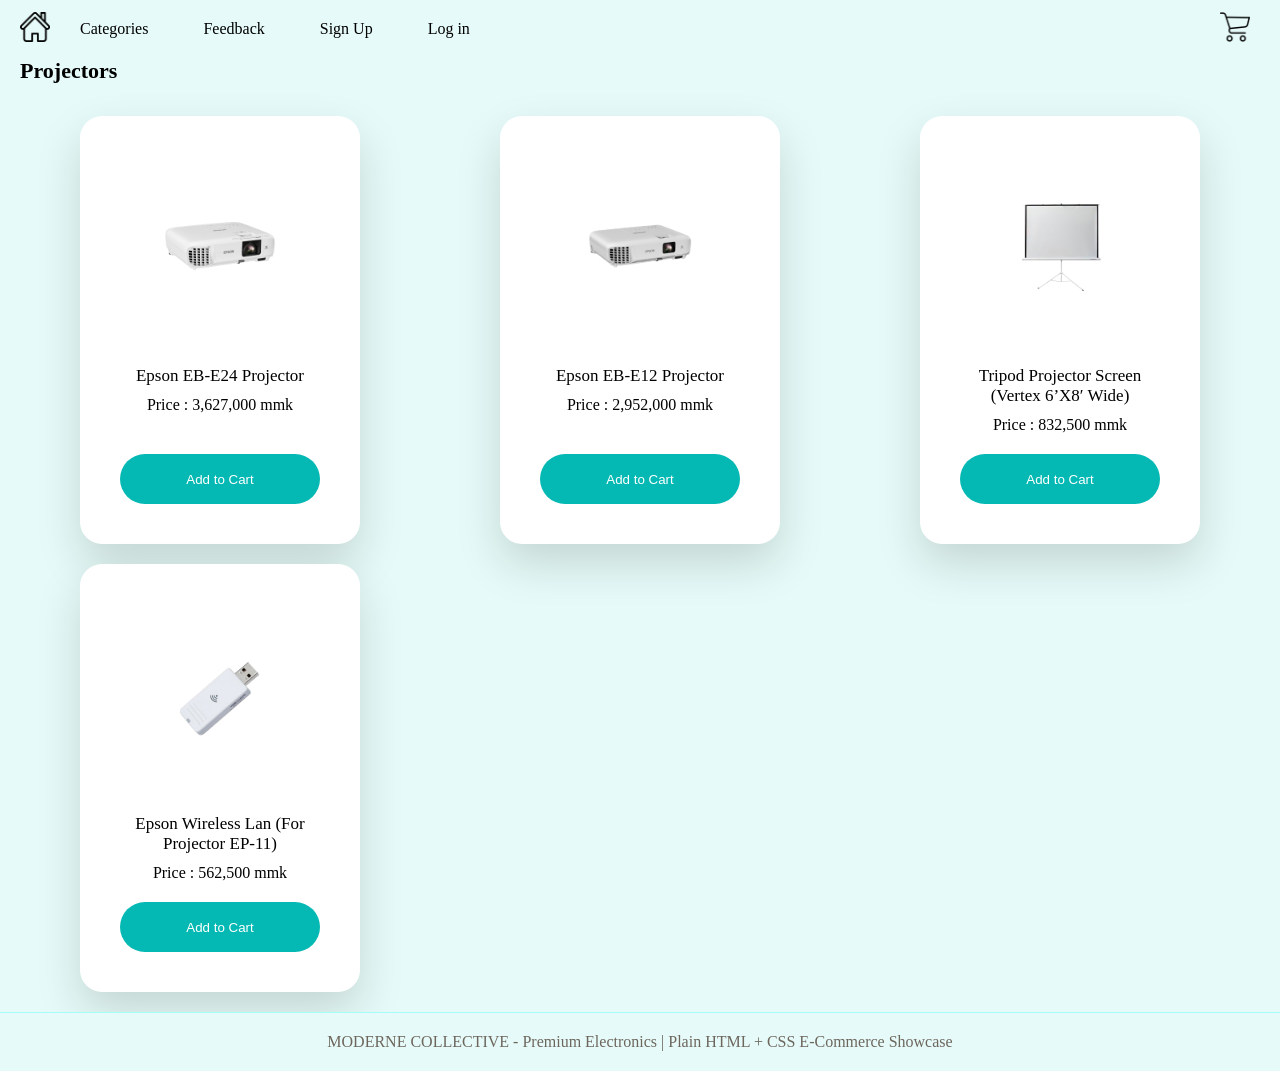
<file: projector_details.html>
<html lang="en">

<head>
    <meta charset="UTF-8">
    <meta name="viewport" content="width=device-width, initial-scale=1.0">
    <title>mini online shop</title>
    <link rel="stylesheet" href="style.css">
</head>

<body>
    <!--Navigation Bar-->
    <ul class="navigation_container">
        <li><a class="icon" href="index.html"><img src="image/home.png" alt="Home" height="30" width="30"
                    style="margin-right: 10px;"></a></li>
        <div class="dropdown">
            <li>
                <a class="navigation" id="dropdown-btn" href="#categories">Categories</a>
                <div class="dropdown-content">
                    <a href="phone_details.html">Phone</a>
                    <a href="laptop_details.html">Laptop</a>
                    <a href="tablet_details.html">Tablet</a>
                    <a href="acc_details.html">Accessories</a>
                    <a href="printer_details.html">Printer</a>
                    <a href="projector_details.html">Projector</a>
                </div>
            </li>
        </div>
        <li><a class="navigation" href="cusfeedback.html">Feedback</a></li>
        <li><a class="navigation" href="Signup.html">Sign Up</a></li>
        <li><a class="navigation" href="Login.html">Log in</a></li>
        <li><a class="icon" href="cart.html"><img src="image/cart.png" alt="Shopping Cart" height="30" width="30"
                    style="margin-right: 10px;"></a></li>
    </ul>

    <main>
        <!--Projectors-->
        <div id="projector">
            <h2 class="product_title">Projectors</h2>
            <div class="card_container">

                <div class="product_card">
                    <img class="product_img" src="image/Epson-EB-E24-Projector-c-removebg-preview.png">
                    <div class="product_caption">Epson EB-E24 Projector</div>
                    <div class="price">Price : 3,627,000 mmk</div>
                    <div class="cartbtn"><button type="button">Add to Cart</button></div>
                </div>

                <div class="product_card">
                    <img class="product_img" src="image/Epson-EB-E12-Projector-c-removebg-preview.png">
                    <div class="product_caption">Epson EB-E12 Projector</div>
                    <div class="price">Price : 2,952,000 mmk</div>
                    <div class="cartbtn"><button type="button">Add to Cart</button></div>
                </div>

                <div class="product_card">
                    <img class="product_img" src="image/Vertex-6-x-8-Tripod-Projector-Screen-a-removebg-preview.png">
                    <div class="product_caption">Tripod Projector Screen (Vertex 6’X8′ Wide)</div>
                    <div class="price">Price : 832,500 mmk</div>
                    <div class="cartbtn"><button type="button">Add to Cart</button></div>
                </div>

                <div class="product_card">
                    <img class="product_img" src="image/Epson-EP-11-Wireless-Lan-b-removebg-preview.png">
                    <div class="product_caption">Epson Wireless Lan (For Projector EP-11)</div>
                    <div class="price">Price : 562,500 mmk</div>
                    <div class="cartbtn"><button type="button">Add to Cart</button></div>
                </div>

            </div>
        </div>
    </main>
    <footer class="footer">
        <p>MODERNE COLLECTIVE - Premium Electronics | Plain HTML + CSS E-Commerce Showcase</p>
    </footer>
</body>

</html>
</file>
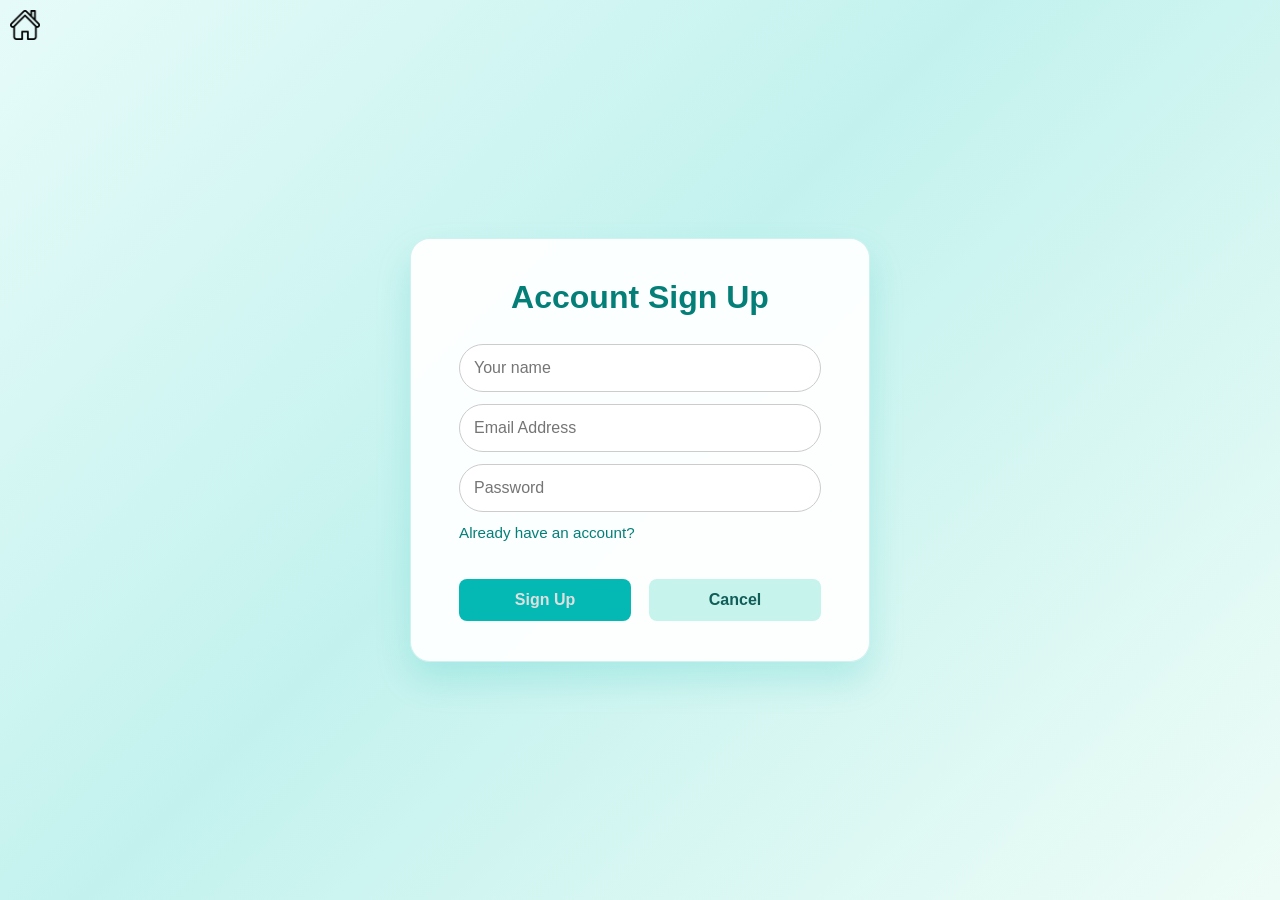
<file: Signup.html>
<!DOCTYPE html>
<html>

<head>
    <meta charset="utf-8">
    <meta name="viewport" content="width=device-width, initial-scale=1.0">
    <title>Sign-Up Page</title>
    <link rel="stylesheet" href="form.css">
    <link rel="stylesheet" href="style.css">
</head>

<body>
    <div class="arrow_container">
        <a href="index.html" class="arrow"><img src="image/home.png" alt="Home">
        </a>
    </div>
    <div class="form_container">
        <div class="signup_page">
            <h3><b>Account Sign Up</b></h3>
            <form onsubmit="alert('Successfully signed up!'); return false;">
                <input class="input_area" type="text" name="name" id="name" placeholder="Your name" required>
                <input class="input_area" type="email" name="email" id="email" placeholder="Email Address" required
                    pattern="^[^\s@]+@[^\s@]+\.[^\s@]+$" title="Please enter a valid email address.">
                <input class="input_area" type="password" name="password" id="password" placeholder="Password"
                    pattern="(?=.*\d)(?=.*[a-z])(?=.*[A-Z])(?=.*[\W_]).{8,}"
                    title="Password must be at least 8 characters long including [A-z numbers and special characters(e.g.,!,@,#,$,%).]"
                    required>
                <div class="form_actions">
                    <a href="Login.html" class="link">Already have an account?</a>
                    <div class="button_row">
                        <button class="form_button" type="submit">Sign Up</button>
                        <button class="form_button cancel" type="button"
                            onclick="if (confirm('Are you sure you want to cancel?')) window.location.href='index.html';">Cancel</button>
                    </div>
                </div>
            </form>
        </div>
    </div>
</body>

</html>
</file>
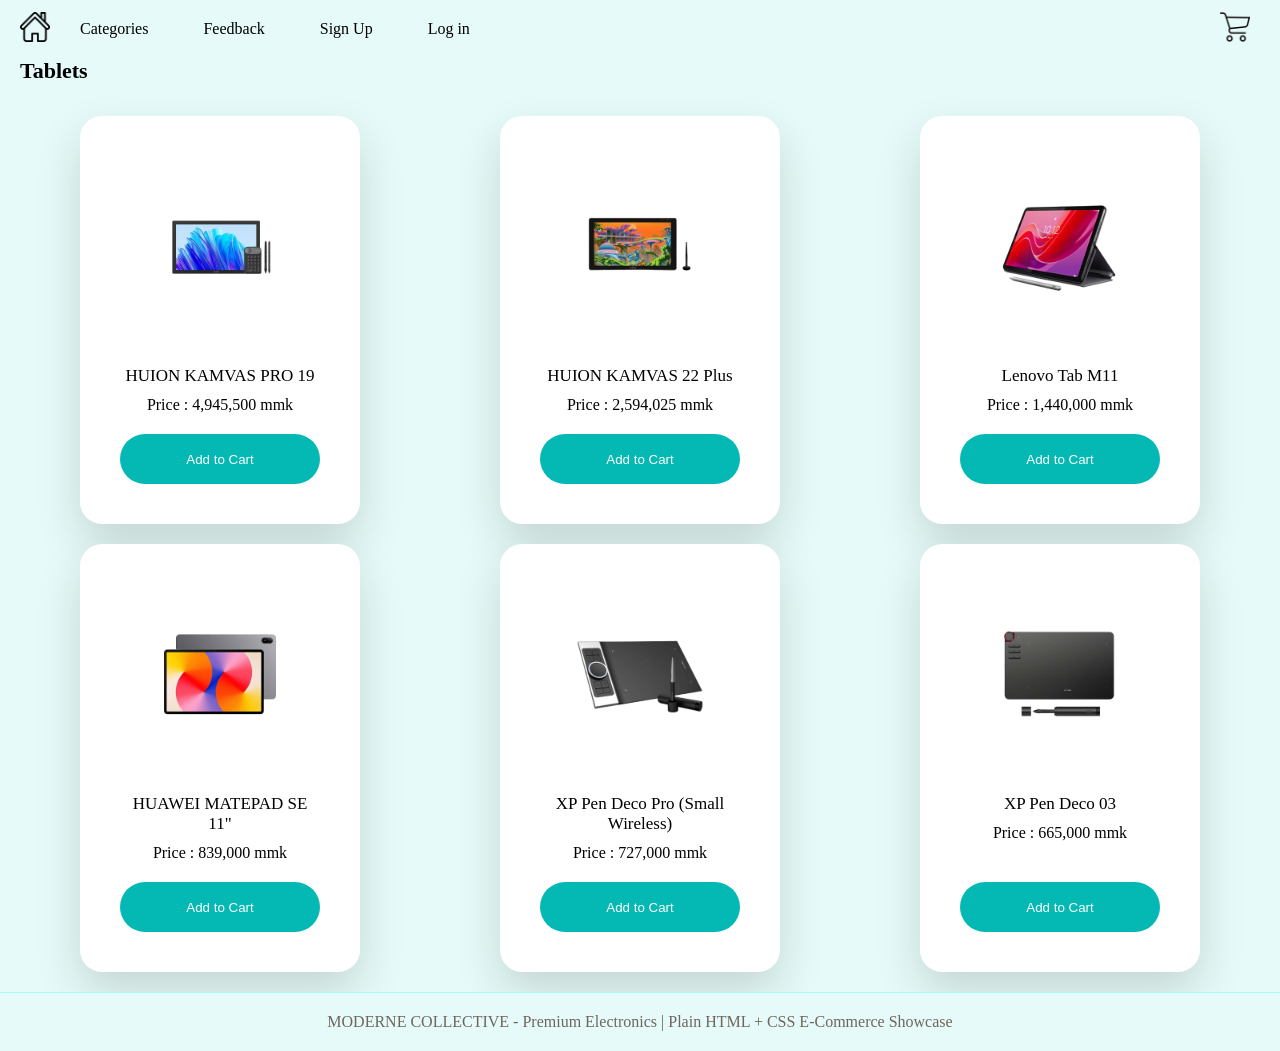
<file: tablet_details.html>
<html lang="en">

<head>
    <meta charset="UTF-8">
    <meta name="viewport" content="width=device-width, initial-scale=1.0">
    <title>mini online shop</title>
    <link rel="stylesheet" href="style.css">
</head>

<body>
    <!--Navigation Bar-->
    <ul class="navigation_container">
        <li><a class="icon" href="index.html"><img src="image/home.png" alt="Home" height="30" width="30"
                    style="margin-right: 10px;"></a></li>
        <div class="dropdown">
            <li>
                <a class="navigation" id="dropdown-btn" href="#categories">Categories</a>
                <div class="dropdown-content">
                    <a href="phone_details.html">Phone</a>
                    <a href="laptop_details.html">Laptop</a>
                    <a href="tablet_details.html">Tablet</a>
                    <a href="acc_details.html">Accessories</a>
                    <a href="printer_details.html">Printer</a>
                    <a href="projector_details.html">Projector</a>
                </div>
            </li>
        </div>
        <li><a class="navigation" href="cusfeedback.html">Feedback</a></li>
        <li><a class="navigation" href="Signup.html">Sign Up</a></li>
        <li><a class="navigation" href="Login.html">Log in</a></li>
        <li><a class="icon" href="cart.html"><img src="image/cart.png" alt="Shopping Cart" height="30" width="30"
                    style="margin-right: 10px;"></a></li>
    </ul>
    <main>
        <!--Tablet Section-->
        <div id="tablet">
            <h2 class="product_title">Tablets</h2>
            <div class="card_container">

                <div class="product_card">
                    <img class="product_img" src="image/HUION-KAMVAS-PRO-19-4K-a-removebg-preview.png">
                    <div class="product_caption">HUION KAMVAS PRO 19</div>
                    <div class="price">Price : 4,945,500 mmk</div>
                    <div class="cartbtn"><button type="button">Add to Cart</button></div>
                </div>

                <div class="product_card">
                    <img class="product_img" src="image/HUION-KAMVAS-22-Plus-GEN-3-a-removebg-preview.png">
                    <div class="product_caption">HUION KAMVAS 22 Plus</div>
                    <div class="price">Price : 2,594,025 mmk</div>
                    <div class="cartbtn"><button type="button">Add to Cart</button></div>
                </div>

                <div class="product_card">
                    <img class="product_img" src="image/Lenovo-Tab-M11-removebg-preview.png">
                    <div class="product_caption">Lenovo Tab M11</div>
                    <div class="price">Price : 1,440,000 mmk</div>
                    <div class="cartbtn"><button type="button">Add to Cart</button></div>
                </div>

                <div class="product_card">
                    <img class="product_img" src="image/HUAWEI-MatePad-SE-4GB128GB-a-removebg-preview.png">
                    <div class="product_caption">HUAWEI MATEPAD SE 11"</div>
                    <div class="price">Price : 839,000 mmk</div>
                    <div class="cartbtn"><button type="button">Add to Cart</button></div>
                </div>

                <div class="product_card">
                    <img class="product_img" src="image/XP-Pen-Deco-Pro-Small-Wireless-Tablet-removebg-preview.png">
                    <div class="product_caption">XP Pen Deco Pro (Small Wireless)</div>
                    <div class="price">Price : 727,000 mmk</div>
                    <div class="cartbtn"><button type="button">Add to Cart</button></div>
                </div>

                <div class="product_card">
                    <img class="product_img" src="image/XP-Pen-Deco-03-Tablet-1-removebg-preview.png">
                    <div class="product_caption">XP Pen Deco 03</div>
                    <div class="price">Price : 665,000 mmk</div>
                    <div class="cartbtn"><button type="button">Add to Cart</button></div>
                </div>

            </div>
        </div>
    </main>
    <footer class="footer">
        <p>MODERNE COLLECTIVE - Premium Electronics | Plain HTML + CSS E-Commerce Showcase</p>
    </footer>
</body>

</html>
</file>
<file: style.css>
* {
    box-sizing: border-box;
    margin: 0;
    padding: 0;
}

body {
    background-color: #e6fbf9;
    min-height: 100vh;
    display: flex;
    flex-direction: column;
}

main {
    flex: 1;
}

.navigation_container {
    list-style-type: none;
    margin: 0;
    padding: 10px 20px;
    display: flex;
    align-items: center;
    background-color: #e6fbf9;

    /* Sticky Logic */
    position: sticky;
    top: 0;
    z-index: 1000;
}

.navigation_container li:last-child {
    margin-left: auto;
}

.navigation {
    display: block;
    color: black;
    text-align: center;
    padding: 10px 20px;
    text-decoration: none;
    margin-right: 15px;
}

.navigation:hover {
    transform: scale(1.05);
    /* Use transform: scale instead of just scale */
    background-color: #04b9b3;
    color: white;
    border-radius: 50px;
    transition: all 0.3s ease;
}

.icon {
    display: inline-block;
}

.icon:hover {
    transform: scale(1.1);
    transition: all 0.3s ease;
}

.dropdown {
    position: relative;
    display: inline-block;
}

.dropdown-content {
    display: none;
    position: absolute;
    background-color: white;
    min-width: 160px;
    box-shadow: 0px 8px 16px 0px rgba(0, 0, 0, 0.2);
    z-index: 1;
    border-radius: 5px;
}

.dropdown-content a {
    color: black;
    padding: 12px 16px;
    text-decoration: none;
    display: block;
}

.dropdown-content a:hover {
    background-color: #f1f1f1;
}

.dropdown:hover .dropdown-content {
    display: block;
}

.dropdown:hover .dropdown-btn {
    background-color: #04b9b3;
    color: white;
}

.attention_grabber {
    position: absolute;
    top: 0;
    left: 0;
    width: 100%;
    height: 100%;
    background: rgba(0, 0, 0, 0.3);
    display: flex;
    flex-direction: column;
    justify-content: center;
    align-items: center;
    text-align: center;
    color: white;
    font-family: 'Segoe UI', Roboto, sans-serif;
}

.attention_grabber h1 {
    font-size: 4rem;
    margin: 0;
    letter-spacing: 2px;
    text-transform: uppercase;
    font-weight: 800;
    text-shadow: 2px 2px 10px rgba(0, 0, 0, 0.5);
}

.attention_grabber p {
    font-size: 1.2rem;
    margin-top: 10px;
    font-weight: 400;
    letter-spacing: 1px;
    font-family: Arial, Helvetica, sans-serif;
}

#shop-now {
    margin-top: 20px;
    padding: 15px 40px;
    background-color: white;
    color: black;
    text-decoration: none;
    font-weight: bold;
    border-radius: 50px;
    transition: all 0.3s ease;
    text-transform: uppercase;
    font-size: 0.9rem;
    display: inline-block;
}

#shop-now:hover {
    background-color: #04b9b3;
    color: white;
}

.card_container {
    display: grid;
    grid-template-columns: repeat(auto-fit, minmax(300px, 1fr));
    gap: 20px;
    justify-items: center;
    padding: 20px;
}

.phone_container {
    margin-bottom: 32px;
}

.product_tag {
    grid-column: 1 / -1;
    justify-self: start;
    display: inline-flex;
    align-items: center;
}

.index_card {
    display: flex;
    flex-direction: column;
    height: 100%;
    padding: 20px;
}
.index_caption {
    padding: 15px;
    text-align: center;
    margin-top: auto;
}

.product_card {
    border-radius: 22px;
    padding: 20px;
    box-shadow: 0 20px 45px rgba(0, 0, 0, 0.15);

    display: flex;
    flex-direction: column;
    height: 100%;
    align-items: center;
    text-align: center;
    background: #fff;
    transition: transform 0.2s ease, box-shadow 0.2s ease;
}

/* Keep card children stacked from the top so images align */
.product_card {
    justify-content: flex-start;
}

.product_img {
    width: 220px;
    height: 220px;
    object-fit: cover;
    object-position: center;
    padding: 10px;
    display: block;
}

/* Slightly adjust iPhone 14 image framing if its PNG has extra top/bottom space */
img[src*="iphone14"] {
    object-position: center 55%;
}

/* Targeted adjustments for the iPhone 14 image to visually match iPhone 13 */
.product_img.iphone14 {
    height: 240px; /* slightly larger to match visible phone size */
    object-position: center 52%;
}

.product_caption {
    text-align: center;
    padding: 10px;
    font-size: 17px;
    font-weight: 500;
    width: 220px;
    text-overflow: ellipsis;
}

.product_img:hover {
    transform: scale(1.1);
    transition: all 0.3s ease;
}

/*Add to Cart button */
.cartbtn {
    margin-top: auto;
    padding: 20px;
}

.cartbtn button {
    border-radius: 50px;
    width: 200px;
    height: 50px;
    border: none;
    background-color: #04b9b3;
    color: #FFFFFF;
    cursor: pointer;
    transition: background-color 0.3s ease;
}

.cartbtn button:hover {
    background-color: #57e9e2;
}

.product_title,
.phone_container h3 {
    font-size: 22px;
    font-weight: bold;
    margin-bottom: 12px;
    margin-top: 0;
    padding-left: 20px;
}

.phone_container h3 {
    margin-top: 0;
    margin-bottom: 12px;
}

.footer {
    border-top: 1px solid #a5fff7;
    background: #e6fbf9;
    text-align: center;
    padding: 20px;
    color: #6d665d;
}
</file>
<file: form.css>
body{
    background: linear-gradient(135deg, #e6fbf9 0%, #c3f2ee 45%, #eefcf7 100%);
    font-family: Arial, sans-serif;
    color: #084f4a;
}

.form_container {
    min-height: 100vh;
    margin: 0;
    display: flex;
    align-items: center;
    justify-content: center;
}

.login_page,
.signup_page,
.feedback_page,
.payment_page {
    background-color: rgba(255, 255, 255, 0.95);
    border: 1px solid rgba(4, 185, 179, 0.18);
    display: inline-flex;
    flex-direction: column;
    align-items: center;
    justify-content: center;
    padding: 40px 48px;
    border-radius: 20px;
    box-shadow: 0 18px 35px rgba(4, 185, 179, 0.18);
}

.login_page,
.signup_page {
    width: 460px;
}

.payment_page {
    width: 560px;
}

.payment_page h2 {
    margin: 0 0 24px;
    font-size: 2rem;
    text-align: center;
}

.login_page h3,
.signup_page h3 {
    margin: 0 0 28px;
    padding: 0;
    text-align: center;
    color: #047f78;
    font-size: 2rem;
}

.login_page form,
.signup_page form {
    display: flex;
    flex-direction: column;
    gap: 12px;
    align-items: center;
    width: 100%;
}

.form_actions {
    display: flex;
    flex-direction: column;
    gap: 10px;
    width: 100%;
    align-items: center;
}

.button_row {
    display: flex;
    justify-content: space-between;
    gap: 16px;
    width: 100%;
    margin-top: 0;
}

.form_button {
    background-color: #0f766e;
    color: white;
    border: none;
    padding: 14px 28px;
    border-radius: 14px;
    font-size: 1rem;
    font-weight: 600;
    cursor: pointer;
    transition: background-color 0.2s ease;
    flex: 1;
    min-width: 140px;
}

.form_button.cancel {
    background-color: #c7f3ed;
    color: #115e59;
}

.form_button:hover {
    background-color: #0e6d65;
}

.form_button.cancel:hover {
    background-color: #a3e7dc;
}

.input_area,
textarea {
    padding: 14px;
    border: 1px solid #ccc;
    border-radius: 28px;
    width: 100%;
    max-width: 100%;
    display: block;
    margin-bottom: 0;
    font-size: 1rem;
}

.link {
    display: block;
    padding-bottom: 4px;
    margin-bottom: 0;
    color: #047f78;
    text-decoration: none;
    align-self: flex-start;
    font-size: 0.95rem;
}

.link:hover {
    text-decoration: underline;
}

.cart_page {
    background-color: rgba(255, 255, 255, 0.95);
    border: 1px solid rgba(4, 185, 179, 0.18);
    display: inline-flex;
    flex-direction: column;
    padding: 36px 46px;
    border-radius: 18px;
    box-shadow: 0 18px 35px rgba(4, 185, 179, 0.18);
    width: 560px;
    max-width: calc(100vw - 40px);
}

.cart_page h2 {
    margin: 0 0 24px;
}

.cart_table {
    border-collapse: collapse;
    width: 100%;
    margin-bottom: 22px;
}

th,
td {
    padding: 8px;
    border: 1px solid #a5a5a5dd;
}

.qtybtn {
    border: 1px solid #a5a5a5dd;
    border-radius: 2px;
    width: 20px;
    height: 20px;
}

.qtybtn:hover {
    background-color: rgb(208, 208, 208);
}

.form_button,
.paymentbtn {
    background-color: #04b9b3;
    color: #dfdfdf;
    border: none;
    padding: 12px 22px;
    border-radius: 8px;
    cursor: pointer;
    min-width: 140px;
    transition: background-color 0.2s ease;
}

.cart_page .paymentbtn {
    display: block;
    margin: 20px auto 0;
}

.cart_page .button_row .form_button {
    padding: 10px 18px;
    min-width: 150px;
    font-size: 0.95rem;
}

.form_button:hover,
.paymentbtn:hover {
    background-color: #028a83;
}

.order_summary p {
    display: flex;
    justify-content: space-between;
    width: 150px;
    /* or whatever fixed width you want */
    margin: 4px 0;
    font-size: 1.1rem;
}

.order_summary .order_label {
    flex: 1;
}

.order_summary .order_value {
    width: 150px;
    text-align: left;
}

.payment_page label {
    font-size: 14px;
}

.payment_form {
    width: 100%;
    display: flex;
    flex-direction: column;
    gap: 16px;
    padding: 0;
    font-size: 1.25rem;
    color: #047f78;
}

.payment_method,
.billing_details,
.card_details,
.order_summary {
    width: 100%;
    display: flex;
    flex-direction: column;
    gap: 14px;
}

.payment_method,
.billing_details,
.card_details {
    padding: 18px 18px 10px;
    border: 1px solid rgba(4, 185, 179, 0.18);
    border-radius: 18px;
    background-color: rgba(4, 185, 179, 0.04);
}

.billing_details,
.card_details {
    gap: 10px;
}

.payment_method label {
    display: flex;
    align-items: center;
    gap: 10px;
    font-size: 1rem;
}

.payment_form .input_area,
.payment_form textarea {
    margin-bottom: 0;
}

.payment_form .billing_details input,
.payment_form .billing_details textarea,
.payment_form .card_details input {
    margin-bottom: 10px;
}

.order_summary {
    padding: 16px 18px;
    border: 1px solid rgba(4, 185, 179, 0.18);
    border-radius: 18px;
    background-color: rgba(4, 185, 179, 0.04);
    gap: 12px;
}

.button_row {
    display: flex;
    justify-content: space-between;
    gap: 18px;
    width: 100%;
    margin-top: 24px;
}

.order_summary p {
    display: flex;
    justify-content: space-between;
    width: 100%;
    margin: 8px 0;
}

.paymentbtn {
    width: 180px;
    padding: 10px 10px;
    margin-top: 20px;
}

.input_area,
textarea {
    padding: 14px;
    border: 1px solid #ccc;
    border-radius: 28px;
    width: 100%;
    max-width: 100%;
    display: block;
    font-size: 1rem;
}

.form_label {
    font-size: 17px;
    margin-bottom: 5px;
    display: block;
}

.required-star {
    color: #dc2626;
    margin-left: 4px;
}

.radiobutton:hover,
.checkbox:hover {
    cursor: pointer;
    transform: scale(1.1);
    transition: all 0.3s ease;
}

.arrow_container {
    display: inline-flex;
    position: relative;
}

.arrow img {
    position: absolute;
    float: inline-start;
    width: 50px;
    height: 50px;
    padding: 10px;
     transition: transform 0.2s ease;
}

.arrow:hover {
    transform: scale(1.1);
}
</file>
